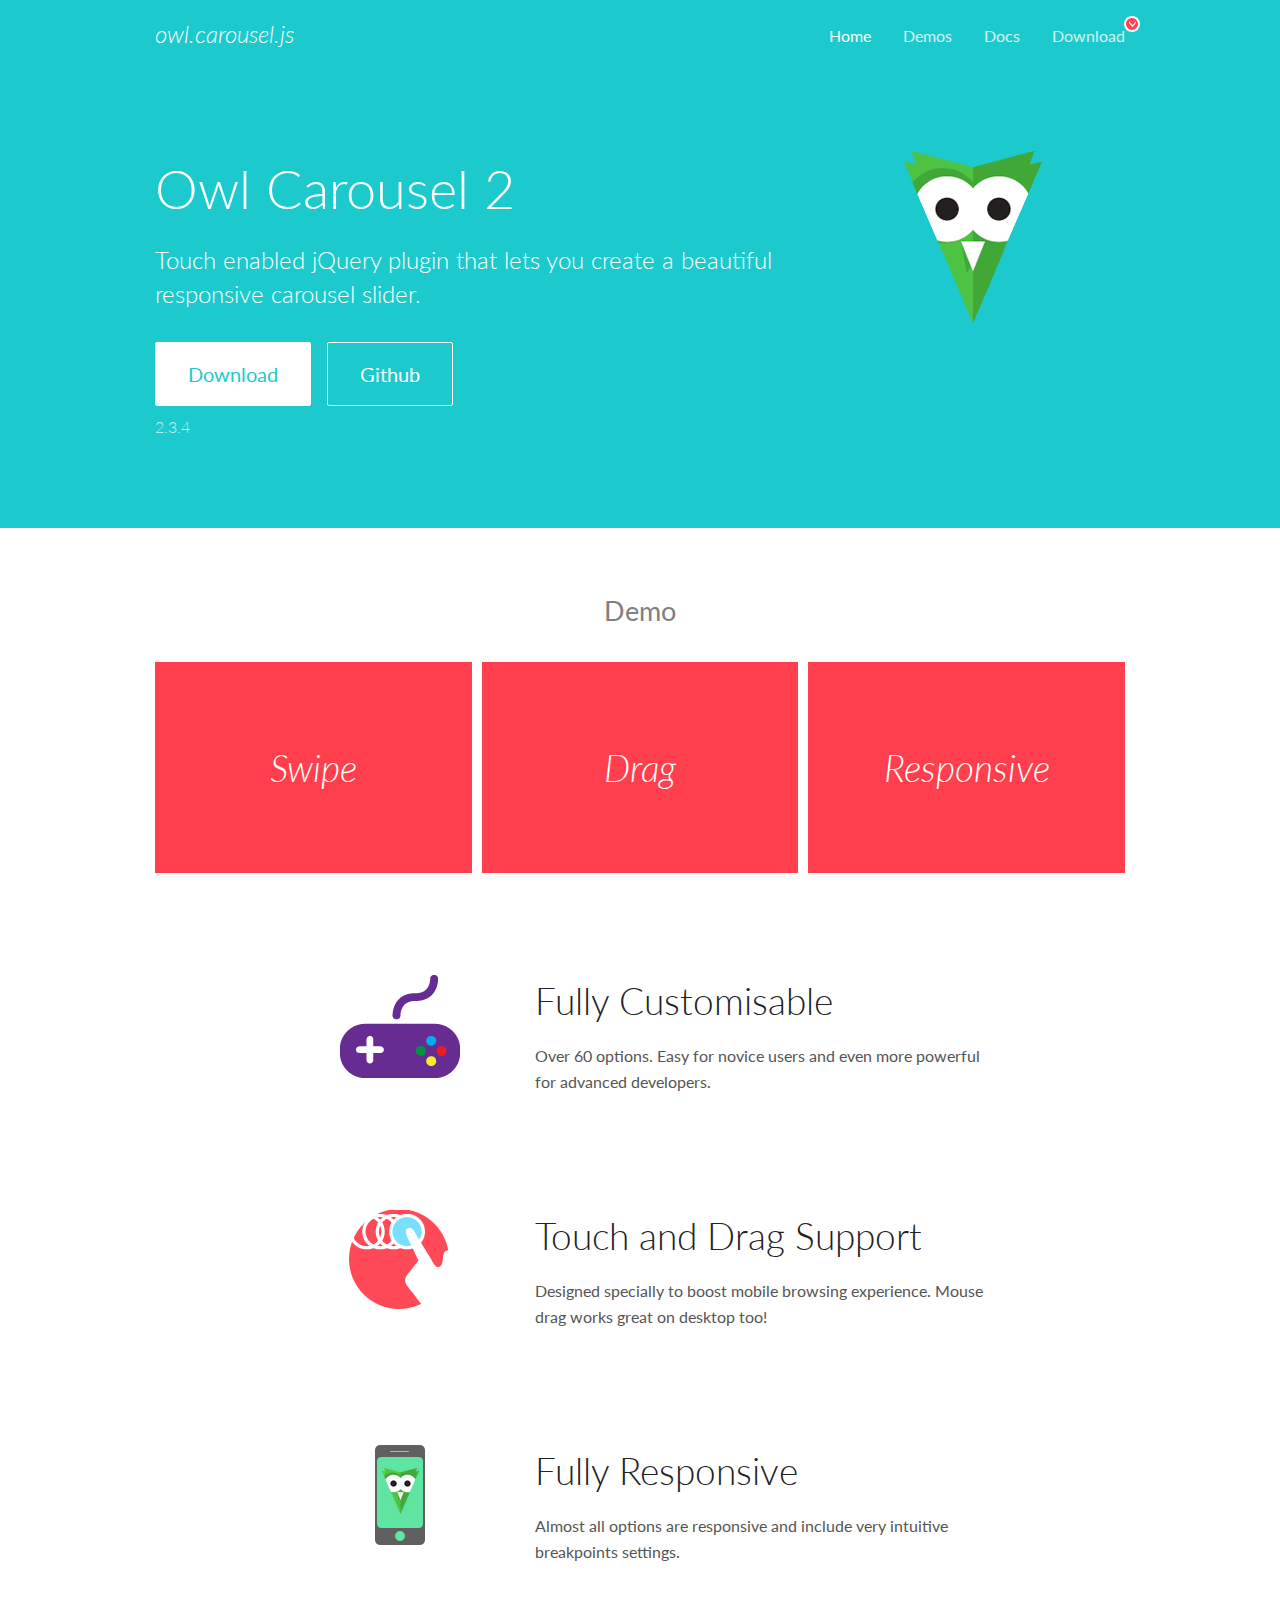
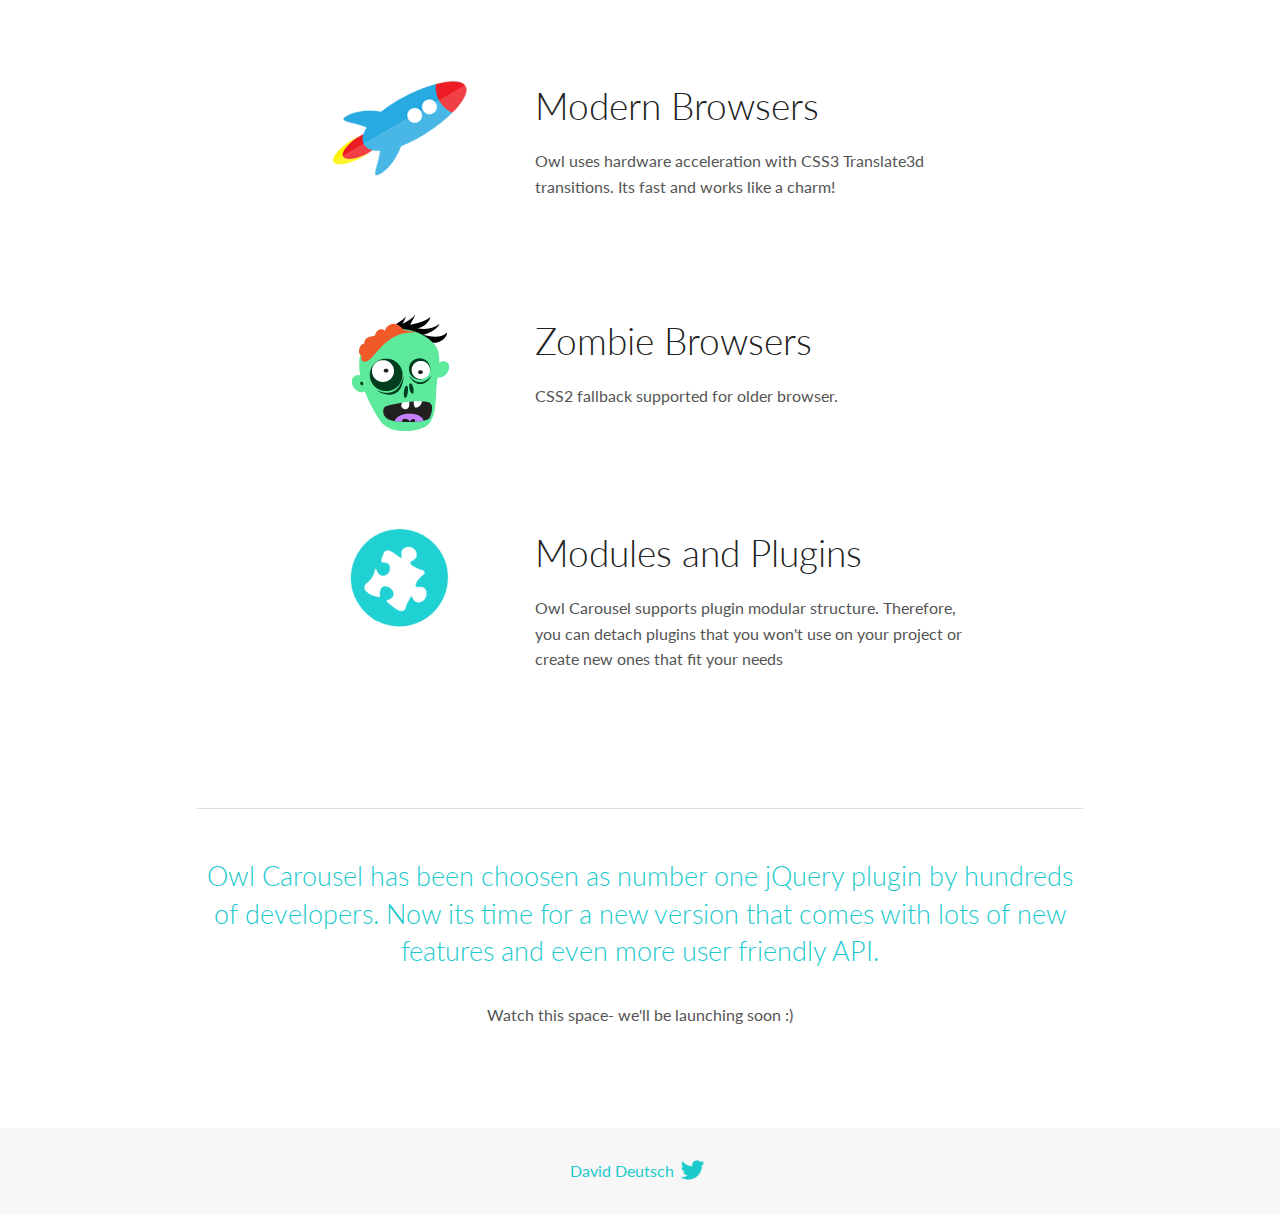
<file: OwlCarousel2-2.3.4/docs/index.html>
<!DOCTYPE html>
<html lang="en">
  <head>

    <!-- head -->
    <meta charset="utf-8">
    <meta name="msapplication-tap-highlight" content="no" />
    <meta name="viewport" content="width=device-width, initial-scale=1.0" />
    <meta name="description" content="Touch enabled jQuery plugin that lets you create beautiful responsive carousel slider.">
    <meta name="author" content="David Deutsch">
    <title>
      Home | Owl Carousel | 2.3.4
    </title>

    <!-- Stylesheets -->
    <link href='https://fonts.googleapis.com/css?family=Lato:300,400,700,400italic,300italic' rel='stylesheet' type='text/css'>
    <link rel="stylesheet" href="assets/css/docs.theme.min.css">

    <!-- Owl Stylesheets -->
    <link rel="stylesheet" href="assets/owlcarousel/assets/owl.carousel.min.css">
    <link rel="stylesheet" href="assets/owlcarousel/assets/owl.theme.default.min.css">

    <!-- HTML5 shim and Respond.js IE8 support of HTML5 elements and media queries -->

    <!--[if lt IE 9]>
      <script src="https://oss.maxcdn.com/libs/html5shiv/3.7.0/html5shiv.js"></script>
      <script src="https://oss.maxcdn.com/libs/respond.js/1.3.0/respond.min.js"></script>
    <![endif]-->

    <!-- Favicons -->
    <link rel="apple-touch-icon-precomposed" sizes="144x144" href="assets/ico/apple-touch-icon-144-precomposed.png">
    <link rel="shortcut icon" href="assets/ico/favicon.png">
    <link rel="shortcut icon" href="favicon.ico">

    <!-- Yeah i know js should not be in header. Its required for demos.-->

    <!-- javascript -->
    <script src="assets/vendors/jquery.min.js"></script>
    <script src="assets/owlcarousel/owl.carousel.js"></script>
  </head>
  <body>

    <!-- header -->
    <header class="header">
      <div class="row">
        <div class="large-12 columns">
          <div class="brand left">
            <h3>
              <a href="/OwlCarousel2/">owl.carousel.js</a> 
            </h3>
          </div>
          <a id="toggle-nav" class="right">
            <span></span> <span></span> <span></span> 
          </a> 
          <div class="nav-bar">
            <ul class="clearfix">
              <li class="active">
                <a href="/OwlCarousel2/index.html">Home</a> 
              </li>
              <li> <a href="/OwlCarousel2/demos/demos.html">Demos</a>  </li>
              <li> <a href="/OwlCarousel2/docs/started-welcome.html">Docs</a>  </li>
              <li>
                <a href="https://github.com/OwlCarousel2/OwlCarousel2/archive/2.3.4.zip">Download</a> 
                <span class="download"></span> 
              </li>
            </ul>
          </div>
        </div>
      </div>
    </header>

    <!-- home panel -->
    <section id="hero">
      <div class="row">
        <div class="large-8 medium-8 columns">
          <h1>Owl Carousel 2</h1>
          <h4>Touch enabled jQuery plugin that lets you create a beautiful responsive carousel slider.</h4>
          <a href="https://github.com/OwlCarousel2/OwlCarousel2/archive/2.3.4.zip" class="hero-button">Download</a> 
          <a href="https://github.com/OwlCarousel2/OwlCarousel2" class="hero-button outline">Github</a> 
          <p>2.3.4</p>
        </div>
        <div class="large-4 medium-4 columns">
          <img class="owl-logo" src="assets/img/owl-logo.png" alt="mr. Owl">
        </div>
      </div>
    </section>

    <!-- body -->
    <div class="home-demo">
      <div class="row">
        <div class="large-12 columns">
          <h3>Demo</h3>
          <div class="owl-carousel">
            <div class="item">
              <h2>Swipe</h2>
            </div>
            <div class="item">
              <h2>Drag</h2>
            </div>
            <div class="item">
              <h2>Responsive</h2>
            </div>
            <div class="item">
              <h2>CSS3</h2>
            </div>
            <div class="item">
              <h2>Fast</h2>
            </div>
            <div class="item">
              <h2>Easy</h2>
            </div>
            <div class="item">
              <h2>Free</h2>
            </div>
            <div class="item">
              <h2>Upgradable</h2>
            </div>
            <div class="item">
              <h2>Tons of options</h2>
            </div>
            <div class="item">
              <h2>Infinity</h2>
            </div>
            <div class="item">
              <h2>Auto Width</h2>
            </div>
          </div>
        </div>
      </div>
    </div>
    <script>
      var owl = $('.owl-carousel');
      owl.owlCarousel({
        margin: 10,
        loop: true,
        responsive: {
          0: {
            items: 1
          },
          600: {
            items: 2
          },
          1000: {
            items: 3
          }
        }
      })
    </script>

    <!-- features -->
    <div id="features">
      <div class="row">
        <div class="small-12 medium-9 small-centered columns">
          <section class="row feature">
            <div class="medium-4 small-12 columns">
              <img src="assets/img/feature-options.png" alt="">
            </div>
            <div class="medium-8 small-12 columns">
              <h2>Fully Customisable</h2>
              <p>Over 60 options. Easy for novice users and even more powerful for advanced developers.</p>
            </div>
          </section>
          <section class="row feature">
            <div class="medium-4 small-12 columns">
              <img src="assets/img/feature-drag.png" alt="">
            </div>
            <div class="medium-8 small-12 columns">
              <h2>Touch and Drag Support</h2>
              <p>Designed specially to boost mobile browsing experience. Mouse drag works great on desktop too!</p>
            </div>
          </section>
          <section class="row feature">
            <div class="medium-4 small-12 columns">
              <img src="assets/img/feature-responsive.png" alt="">
            </div>
            <div class="medium-8 small-12 columns">
              <h2>Fully Responsive</h2>
              <p>Almost all options are responsive and include very intuitive breakpoints settings.</p>
            </div>
          </section>
          <section class="row feature">
            <div class="medium-4 small-12 columns">
              <img src="assets/img/feature-modern.png" alt="">
            </div>
            <div class="medium-8 small-12 columns">
              <h2>Modern Browsers</h2>
              <p>Owl uses hardware acceleration with CSS3 Translate3d transitions. Its fast and works like a charm! </p>
            </div>
          </section>
          <section class="row feature">
            <div class="medium-4 small-12 columns">
              <img src="assets/img/feature-zombie.png" alt="">
            </div>
            <div class="medium-8 small-12 columns">
              <h2>Zombie Browsers</h2>
              <p>CSS2 fallback supported for older browser.</p>
            </div>
          </section>
          <section class="row feature">
            <div class="medium-4 small-12 columns">
              <img src="assets/img/feature-module.png" alt="">
            </div>
            <div class="medium-8 small-12 columns">
              <h2>Modules and Plugins</h2>
              <p>Owl Carousel supports plugin modular structure. Therefore, you can detach plugins that you won&#x27;t use on your project or create new ones that fit your needs</p>
            </div>
          </section>
        </div>
      </div>
    </div>

    <!-- footer -->
    <section id="teaser-text">
      <div class="row">
        <div class="small-12 medium-11 small-centered columns">
          <hr>
          <h3 id="owl-carousel-has-been-choosen-as-number-one-jquery-plugin-by-hundreds-of-developers-now-its-time-for-a-new-version-that-comes-with-lots-of-new-features-and-even-more-user-friendly-api-">Owl Carousel has been choosen as number one jQuery plugin by hundreds of developers. Now its time for a new version that comes with lots of new features and even more user friendly API.</h3>
          <p>Watch this space- we&#39;ll be launching soon :)</p>
        </div>
      </div>
    </section>

    <!-- footer -->
    <footer class="footer">
      <div class="row">
        <div class="large-12 columns">
          <h5>
            <a href="/OwlCarousel2/docs/support-contact.html">David Deutsch</a> 
            <a id="custom-tweet-button" href="https://twitter.com/share?url=https://github.com/OwlCarousel2/OwlCarousel2&text=Owl Carousel - This is so awesome! " target="_blank"></a> 
          </h5>
        </div>
      </div>
    </footer>

    <!-- vendors -->
    <script src="assets/vendors/highlight.js"></script>
    <script src="assets/js/app.js"></script>
  </body>
</html>
</file>
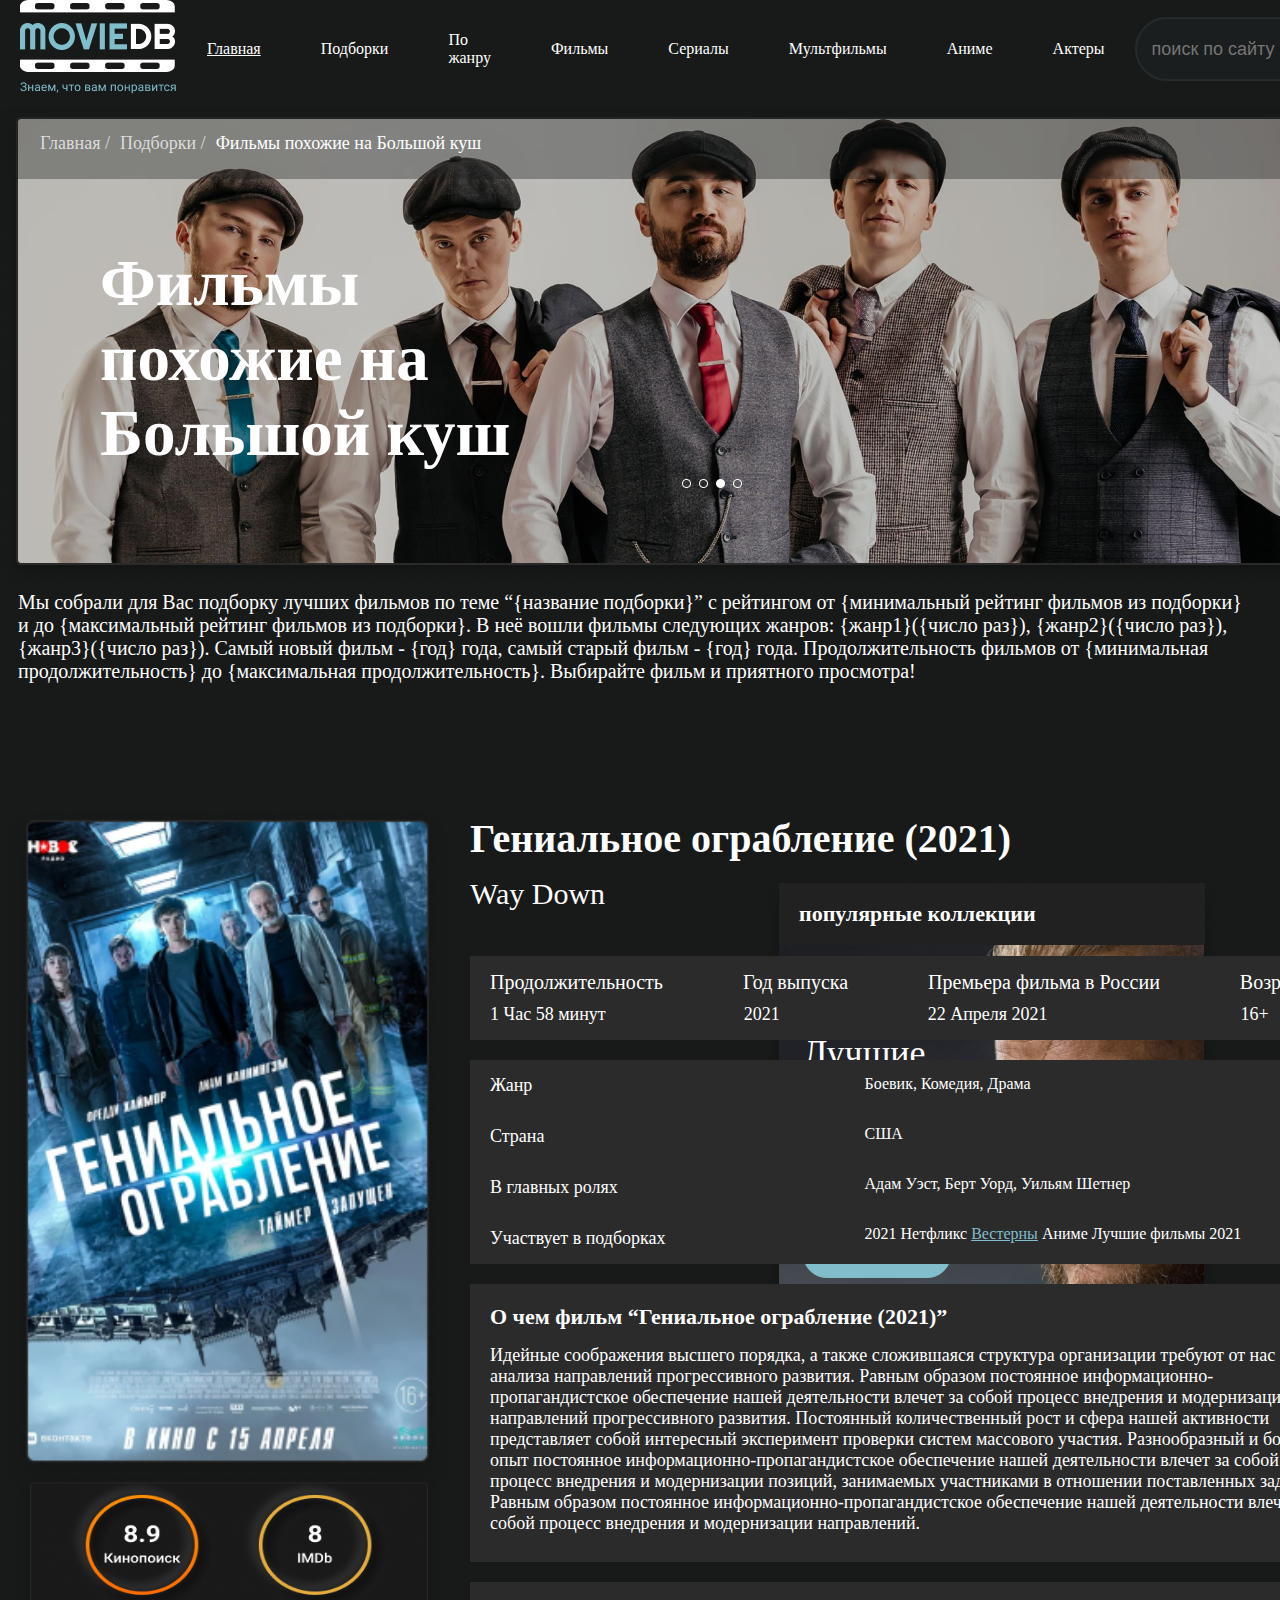
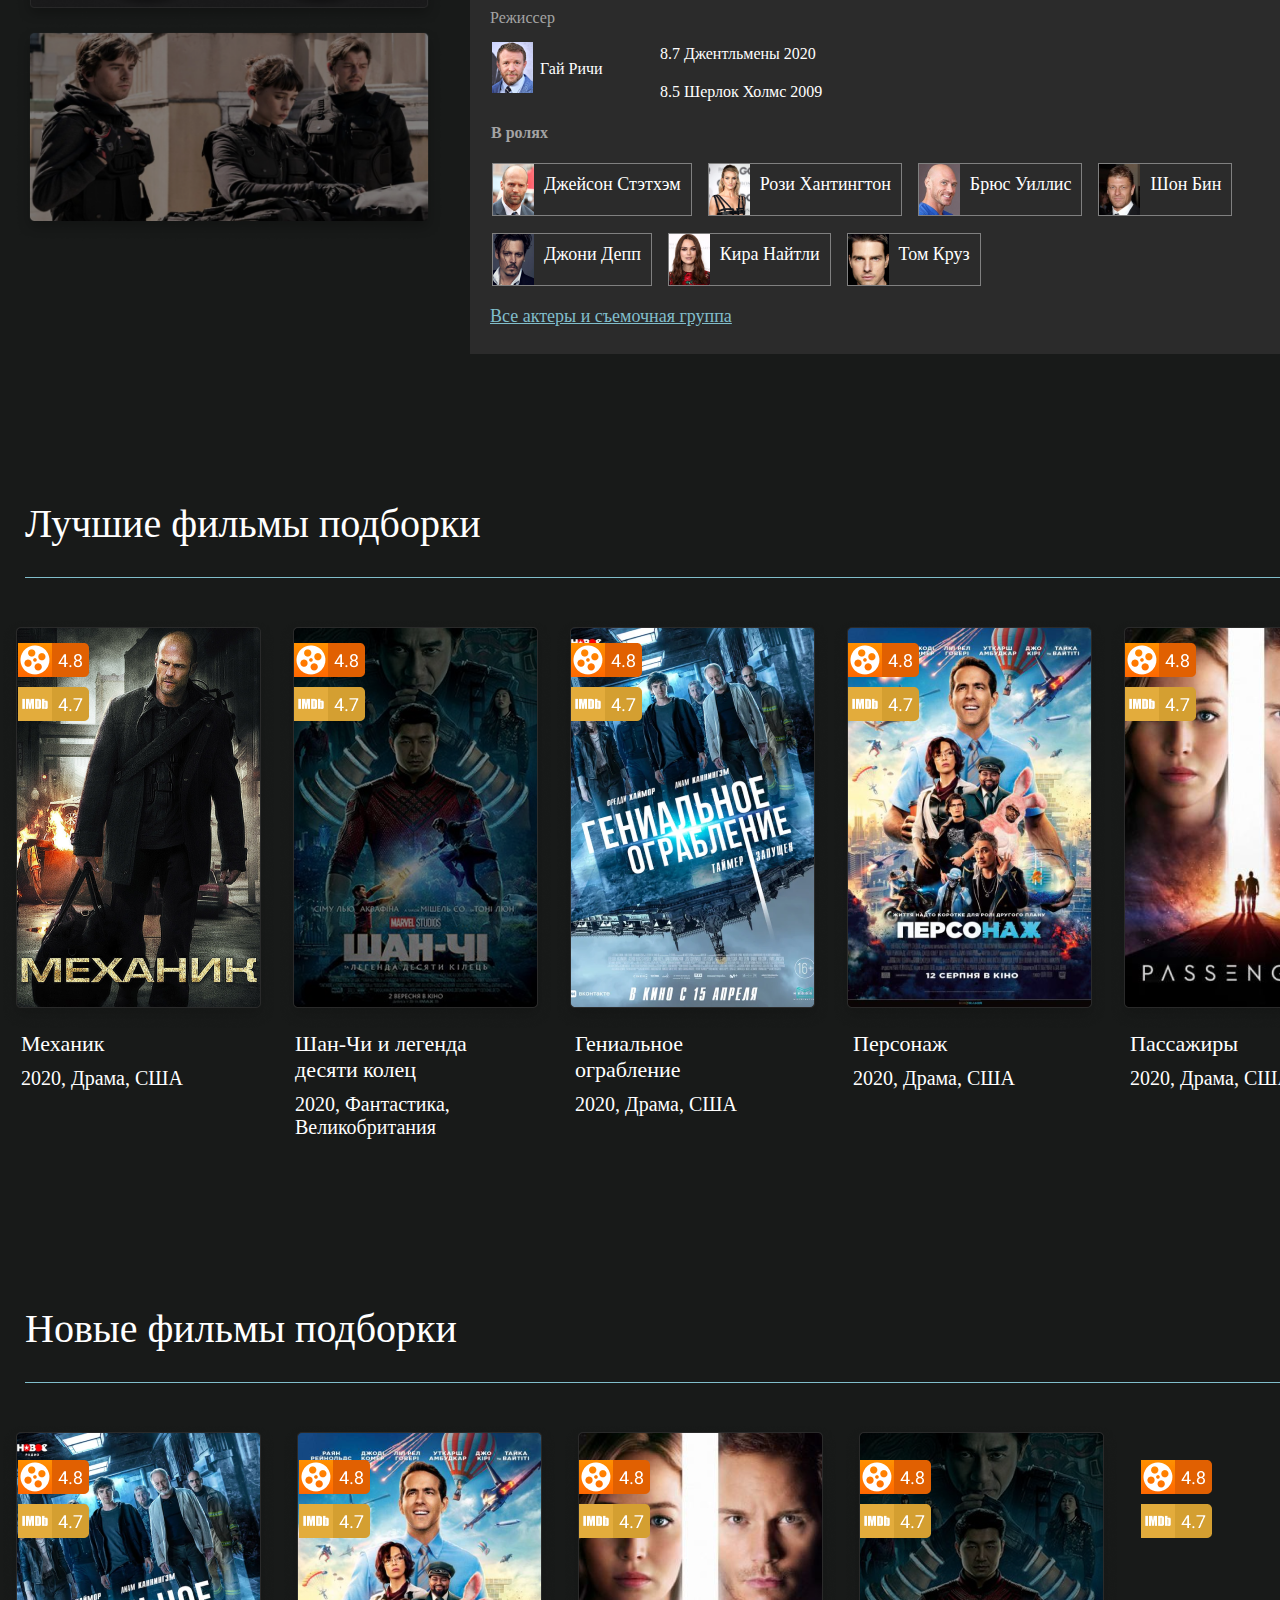
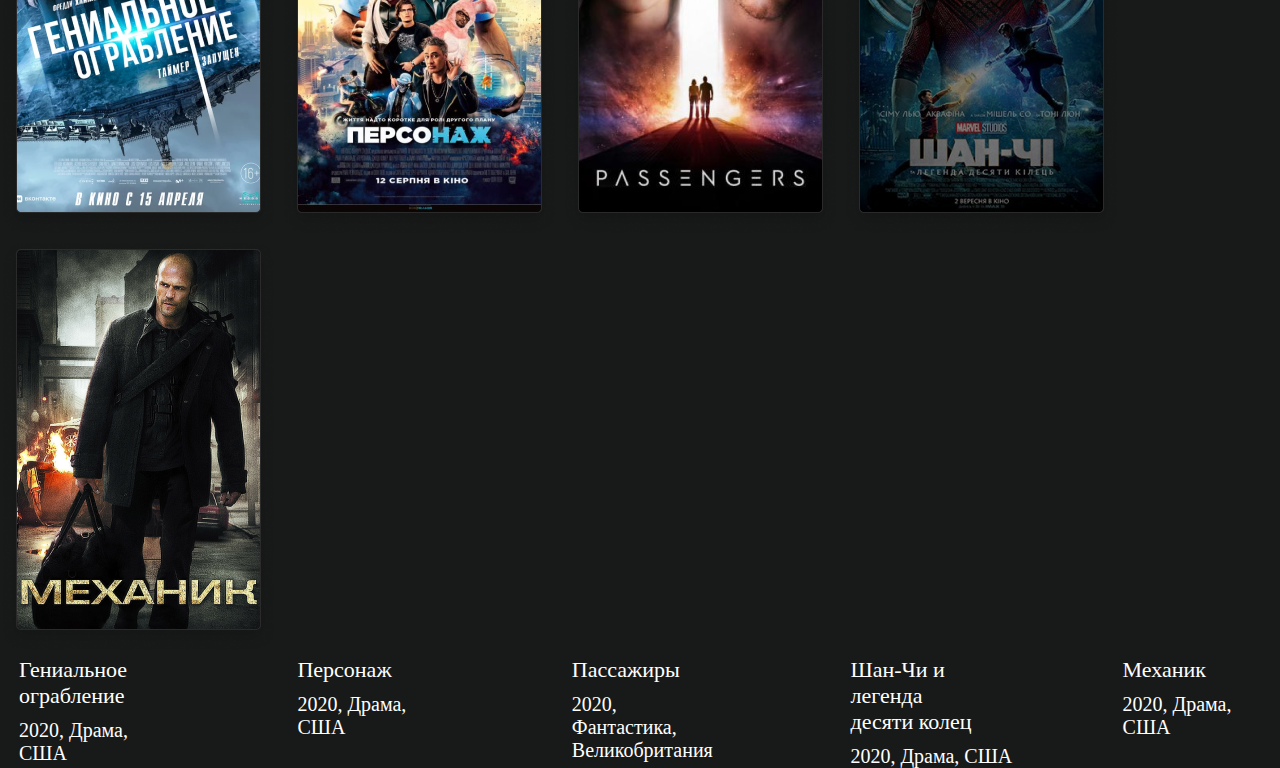
<file: pages/work/work.html>
<!doctype html>
<html lang="en">
<head>
    <meta charset="UTF-8">
    <meta name="viewport"
          content="width=device-width, user-scalable=no, initial-scale=1.0, maximum-scale=1.0, minimum-scale=1.0">
    <meta http-equiv="X-UA-Compatible" content="ie=edge">
    <title>Document</title>
    <link rel="stylesheet" href="work.css">
</head>
<body>
<header>
    <div class="container">
        <div class="moviedb_header">
            <div class="moviedb_icon">
                <img src="../../image/moviedb_icon%20(1).png" alt="">
            </div>
            <ul>
                <a href="../../index.html">Главная</a>
                <li>Подборки</li>
                <li>По жанру</li>
                <li>Фильмы</li>
                <li>Сериалы</li>
                <li>Мультфильмы</li>
                <li>Аниме</li>
                <li>Актеры</li>
            </ul>
            <div class="search">
                <input class="input" type="search" placeholder="поиск по сайту">
            </div>
            <div class="search_icon">
                <img src="../../image/loupe%20(9)%201.png" alt="">
            </div>
        </div>
    </div>
</header>
<div class="main">
<section class="sec_1">
    <div class="container">
        <div class="sec1_left">
            <div class="left_top">
                <ul>
                    <li>Главная / </li>
                    <li>Подборки / </li>
                    <li>Фильмы похожие на Большой куш</li>
                </ul>
            </div>
            <div class="left_bottom">
                <h1>Фильмы <br> похожие на <br> Большой куш</h1>
            </div>
            <div class="left_circle">
                <img src="../../image/Ellipse%201.png" alt="">
                <img src="../../image/Ellipse%201.png" alt="">
                <img src="../../image/Ellipse%203.png" alt="">
                <img src="../../image/Ellipse%201.png" alt="">
            </div>
            <div class="left_text">
                <p>Мы собрали для Вас подборку лучших фильмов по теме “{название подборки}” с рейтингом от {минимальный рейтинг фильмов из подборки}
                    <br> и до {максимальный рейтинг фильмов из подборки}. В неё вошли фильмы следующих жанров: {жанр1}({число раз}), {жанр2}({число раз}),
                    <br> {жанр3}({число раз}). Самый новый фильм - {год} года, самый старый фильм - {год} года. Продолжительность фильмов от {минимальная
                    <br> продолжительность} до {максимальная продолжительность}. Выбирайте фильм и приятного просмотра!
                </p>
            </div>
        </div>
        <div class="sec1_right">
            <div class="right_top">
                <h4>Похожие коллекции</h4>
            </div>
            <div class="right_bottom">
                <div class="bottom_left">
                    <img src="../../image/bezjalosti.png" alt="">
                    <img src="../../image/sputnik.png" alt="">
                    <img src="../../image/keyt.png" alt="">
                    <img src="../../image/vdova.png" alt="">
                    <img src="../../image/dvastvola.png" alt="">
                </div>
                <div class="bottom_right">
                    <div class="film_card">
                        <div class="card_time">
                            <img src="../../image/clock%20(1)%201.png" alt="">
                            <ul class="week">
                                <li>2 недели назад</li>
                            </ul>
                        </div>
                        <p>Задача организации, в <br> особенности же новая <br> формировании.</p>
                    </div>
                    <div class="film_card2">
                        <div class="card_time">
                            <img src="../../image/clock%20(1)%201.png" alt="">
                            <ul class="week">
                                <li>2 недели назад</li>
                            </ul>
                        </div>
                        <p>Задача организации, в <br> особенности же новая <br> формировании.</p>
                    </div>
                    <div class="film_card3">
                        <div class="card_time">
                            <img src="../../image/clock%20(1)%201.png" alt="">
                            <ul class="week">
                                <li>2 недели назад</li>
                            </ul>
                        </div>
                        <p>Задача организации, в <br> особенности же новая <br> формировании.</p>
                    </div>
                    <div class="film_card4">
                        <div class="card_time">
                            <img src="../../image/clock%20(1)%201.png" alt="">
                            <ul class="week">
                                <li>2 недели назад</li>
                            </ul>
                        </div>
                        <p>Задача организации, в <br> особенности же новая <br> формировании.</p>
                    </div>
                    <div class="film_card5">
                        <div class="card_time">
                            <img src="../../image/clock%20(1)%201.png" alt="">
                            <ul class="week">
                                <li>2 недели назад</li>
                            </ul>
                        </div>
                        <p>Задача организации, в <br> особенности же новая <br> формировании.</p>
                    </div>
                </div>
            </div>
        </div>
    </div>
</section>


<section class="sec2">
    <div class="sec2_right">
        <div class="sec2right_top">
            <h1>популярные коллекции</h1>
        </div>
        <div class="sec2right_bottom">
            <img src="../../image/ragnar.png" alt="">
            <div class="best_text">
                <p>Лучшие <br> сериалы <br> 2015-2021 <br> годов</p>
                <button>Смотреть</button>
                <div class="best_circle">
                    <img src="../../image/Ellipse%201.png" alt="">
                    <img src="../../image/Ellipse%201.png" alt="">
                    <img src="../../image/Ellipse%203.png" alt="">
                    <img src="../../image/Ellipse%201.png" alt="">
                </div>
            </div>
        </div>
    </div>
</section>


<section class="sec4">
    <div class="container">
        <div class="sec4_left">
                <img src="../../image/ograblenie.png" alt="">
            <div class="sec4left_bottom">
                <img src="../../image/Рейтинг.png" alt="">
                    <img src="../../image/trailer.png" alt="">
            </div>
        </div>
        <div class="sec4_right">
            <div class="sec4right_top">
                <div class="sec4_zag">
                    <h1>Гениальное ограбление (2021)</h1>
                    <p>Way Down</p>
                </div>
                <div class="sec4_information">
                    <div class="sec4_p">
                        <p>Продолжительность</p>
                        <p>Год выпуска</p>
                        <p>Премьера фильма в России</p>
                        <p>Возраст</p>
                    </div>
                    <ul>
                        <li>1 Час 58 минут</li>
                        <li>2021</li>
                        <li class="li3">22 Апреля 2021</li>
                        <li>16+</li>
                    </ul>
                </div>
                <div class="sec4_information2">
                    <div class="sec4_p2">
                        <p>Жанр</p>
                        <p>Страна</p>
                        <p>В главных ролях</p>
                        <p>Участвует в подборках</p>
                    </div>
                    <ul>
                        <li>Боевик, Комедия, Драма</li>
                        <li>США</li>
                        <li>Адам Уэст, Берт Уорд, Уильям Шетнер</li>
                        <li>2021 Нетфликс <a href="">Вестерны</a> Аниме Лучшие фильмы 2021</li>
                    </ul>
                </div>
            </div>
            <div class="sec4right_bottom">
                <h3>О чем фильм “Гениальное ограбление (2021)”</h3>
                <p>Идейные соображения высшего порядка, а также сложившаяся структура организации требуют от нас анализа направлений прогрессивного развития. Равным образом постоянное информационно-пропагандистское обеспечение нашей деятельности влечет за собой процесс внедрения и модернизации направлений прогрессивного развития.
                    Постоянный количественный рост и сфера нашей активности представляет собой интересный эксперимент проверки систем массового участия. Разнообразный и богатый опыт постоянное информационно-пропагандистское обеспечение нашей деятельности влечет за собой процесс внедрения и модернизации позиций, занимаемых участниками в отношении поставленных задач.
                    Равным образом постоянное информационно-пропагандистское обеспечение нашей деятельности влечет за собой процесс внедрения и модернизации направлений.</p>
                <a href="">Еще</a>
            </div>
            <div class="sec4_information3">
                <div class="rejjisor">
                    <div class="rej_zag">
                        <p>Режиссер</p>
                    </div>
                    <img src="../../image/guyrichy.png" alt="">
                    <div class="guy_richy">
                        <p>Гай Ричи</p>
                    </div>
                </div>
                <div class="rejjisor_films">
                    <p>8.7 Джентльмены 2020</p>
                    <p>8.5 Шерлок Холмс 2009</p>
                </div>
                <div class="actors_zag">
                    <h4>В ролях</h4>
                </div>
                <div class="actors">
                    <div class="actor1">
                        <img src="../../image/stathem.png" alt="">
                        <p>Джейсон Стэтхэм</p>
                    </div>
                    <div class="actor2">
                        <img src="../../image/rose.png" alt="">
                        <p>Рози Хантингтон</p>
                    </div>
                    <div class="actor3">
                        <img src="../../image/jhony.png" alt="">
                        <p>Брюс Уиллис</p>
                    </div>
                    <div class="actor4">
                        <img src="../../image/shon.png" alt="">
                        <p>Шон Бин</p>
                    </div>
                </div>
                <div class="actors2">
                    <div class="actor5">
                        <img src="../../image/depp.png" alt="">
                        <p>Джони Депп</p>
                    </div>
                    <div class="actor6">
                        <img src="../../image/kira.png" alt="">
                        <p>Кира Найтли</p>
                    </div>
                    <div class="actor7">
                        <img src="../../image/tomkruz.png" alt="">
                        <p>Том Круз</p>
                    </div>
                </div>
                <div class="actors_end">
                    <a href="">Все актеры и съемочная группа</a>
                </div>
            </div>
        </div>
    </div>
</section>

<div class="sec2_left">
    <div class="sec2left_top">
        <p>Лучшие фильмы подборки</p>
    </div>
    <div class="sec2left_bottom">
        <div class="sec2_img">
            <img src="../../image/mehanik.png" alt="">
            <img src="../../image/shanchi.png" alt="">
            <img src="../../image/ograblenie.png" alt="">
            <img src="../../image/glavnyigeroi.png" alt="">
            <img src="../../image/passajiry.png" alt="">
        </div>
        <div class="raiting">
            <div class="raiting_icon">
                <img src="../../image/Рейтинг%20Кинопоиск.png" alt="">
                <img src="../../image/Рейтинг%20IMBb.png" alt="">
            </div>
            <div class="raiting_icon2">
                <img src="../../image/Рейтинг%20Кинопоиск.png" alt="">
                <img src="../../image/Рейтинг%20IMBb.png" alt="">
            </div>
            <div class="raiting_icon3">
                <img src="../../image/Рейтинг%20Кинопоиск.png" alt="">
                <img src="../../image/Рейтинг%20IMBb.png" alt="">
            </div>
            <div class="raiting_icon4">
                <img src="../../image/Рейтинг%20Кинопоиск.png" alt="">
                <img src="../../image/Рейтинг%20IMBb.png" alt="">
            </div>
            <div class="raiting_icon5">
                <img src="../../image/Рейтинг%20Кинопоиск.png" alt="">
                <img src="../../image/Рейтинг%20IMBb.png" alt="">
            </div>
        </div>
        <div class="sec2_text">
            <div class="sec2_text1">
                <p>Механик</p>
                <ul>
                    <li>2020, Драма, США</li>
                </ul>
            </div>
            <div class="sec2_text2">
                <p>Шан-Чи и легенда <br> десяти колец</p>
                <ul>
                    <li>2020, Фантастика, <br> Великобритания</li>
                </ul>
            </div>
            <div class="sec2_text3">
                <p>Гениальное <br> ограбление</p>
                <ul>
                    <li>2020, Драма, США</li>
                </ul>
            </div>
            <div class="sec2_text4">
                <p>Персонаж</p>
                <ul>
                    <li>2020, Драма, США</li>
                </ul>
            </div>
            <div class="sec2_text5">
                <p>Пассажиры</p>
                <ul>
                    <li>2020, Драма, США</li>
                </ul>
            </div>
        </div>
    </div>
</div>

<section class="sec3">
    <div class="container">
        <div class="sec_3">
            <div class="sec3_top">
                <p>Новые фильмы подборки</p>
            </div>
            <div class="sec3_bottom">
                <div class="sec3_img">
                    <img src="../../image/ograblenie.png" alt="">
                    <img src="../../image/glavnyigeroi.png" alt="">
                    <img src="../../image/passajiry.png" alt="">
                    <img src="../../image/shanchi.png" alt="">
                    <img src="../../image/mehanik.png" alt="">
                </div>
                <div class="raiting2">
                    <div class="raiting2_icon">
                        <img src="../../image/Рейтинг%20Кинопоиск.png" alt="">
                        <img src="../../image/Рейтинг%20IMBb.png" alt="">
                    </div>
                    <div class="raiting2_icon2">
                        <img src="../../image/Рейтинг%20Кинопоиск.png" alt="">
                        <img src="../../image/Рейтинг%20IMBb.png" alt="">
                    </div>
                    <div class="raiting2_icon3">
                        <img src="../../image/Рейтинг%20Кинопоиск.png" alt="">
                        <img src="../../image/Рейтинг%20IMBb.png" alt="">
                    </div>
                    <div class="raiting2_icon4">
                        <img src="../../image/Рейтинг%20Кинопоиск.png" alt="">
                        <img src="../../image/Рейтинг%20IMBb.png" alt="">
                    </div>
                    <div class="raiting2_icon5">
                        <img src="../../image/Рейтинг%20Кинопоиск.png" alt="">
                        <img src="../../image/Рейтинг%20IMBb.png" alt="">
                    </div>

                </div>
                <div class="sec3_text">
                    <div class="sec3_text1">
                        <p>Гениальное <br> ограбление</p>
                        <ul>
                            <li>2020, Драма, США</li>
                        </ul>
                    </div>
                    <div class="sec3_text2">
                        <p>Персонаж</p>
                        <ul>
                            <li>2020, Драма, США</li>
                        </ul>
                    </div>
                    <div class="sec3_text3">
                        <p>Пассажиры</p>
                        <ul>
                            <li>2020, Фантастика, <br> Великобритания</li>
                        </ul>
                    </div>
                    <div class="sec3_text4">
                        <p>Шан-Чи и легенда <br> десяти колец</p>
                        <ul>
                            <li>2020, Драма, США</li>
                        </ul>
                    </div>
                    <div class="sec3_text5">
                        <p>Механик</p>
                        <ul>
                            <li>2020, Драма, США</li>
                        </ul>
                    </div>
                </div>
            </div>
        </div>
    </div>
</section>
</div>

</body>
</html>
</file>
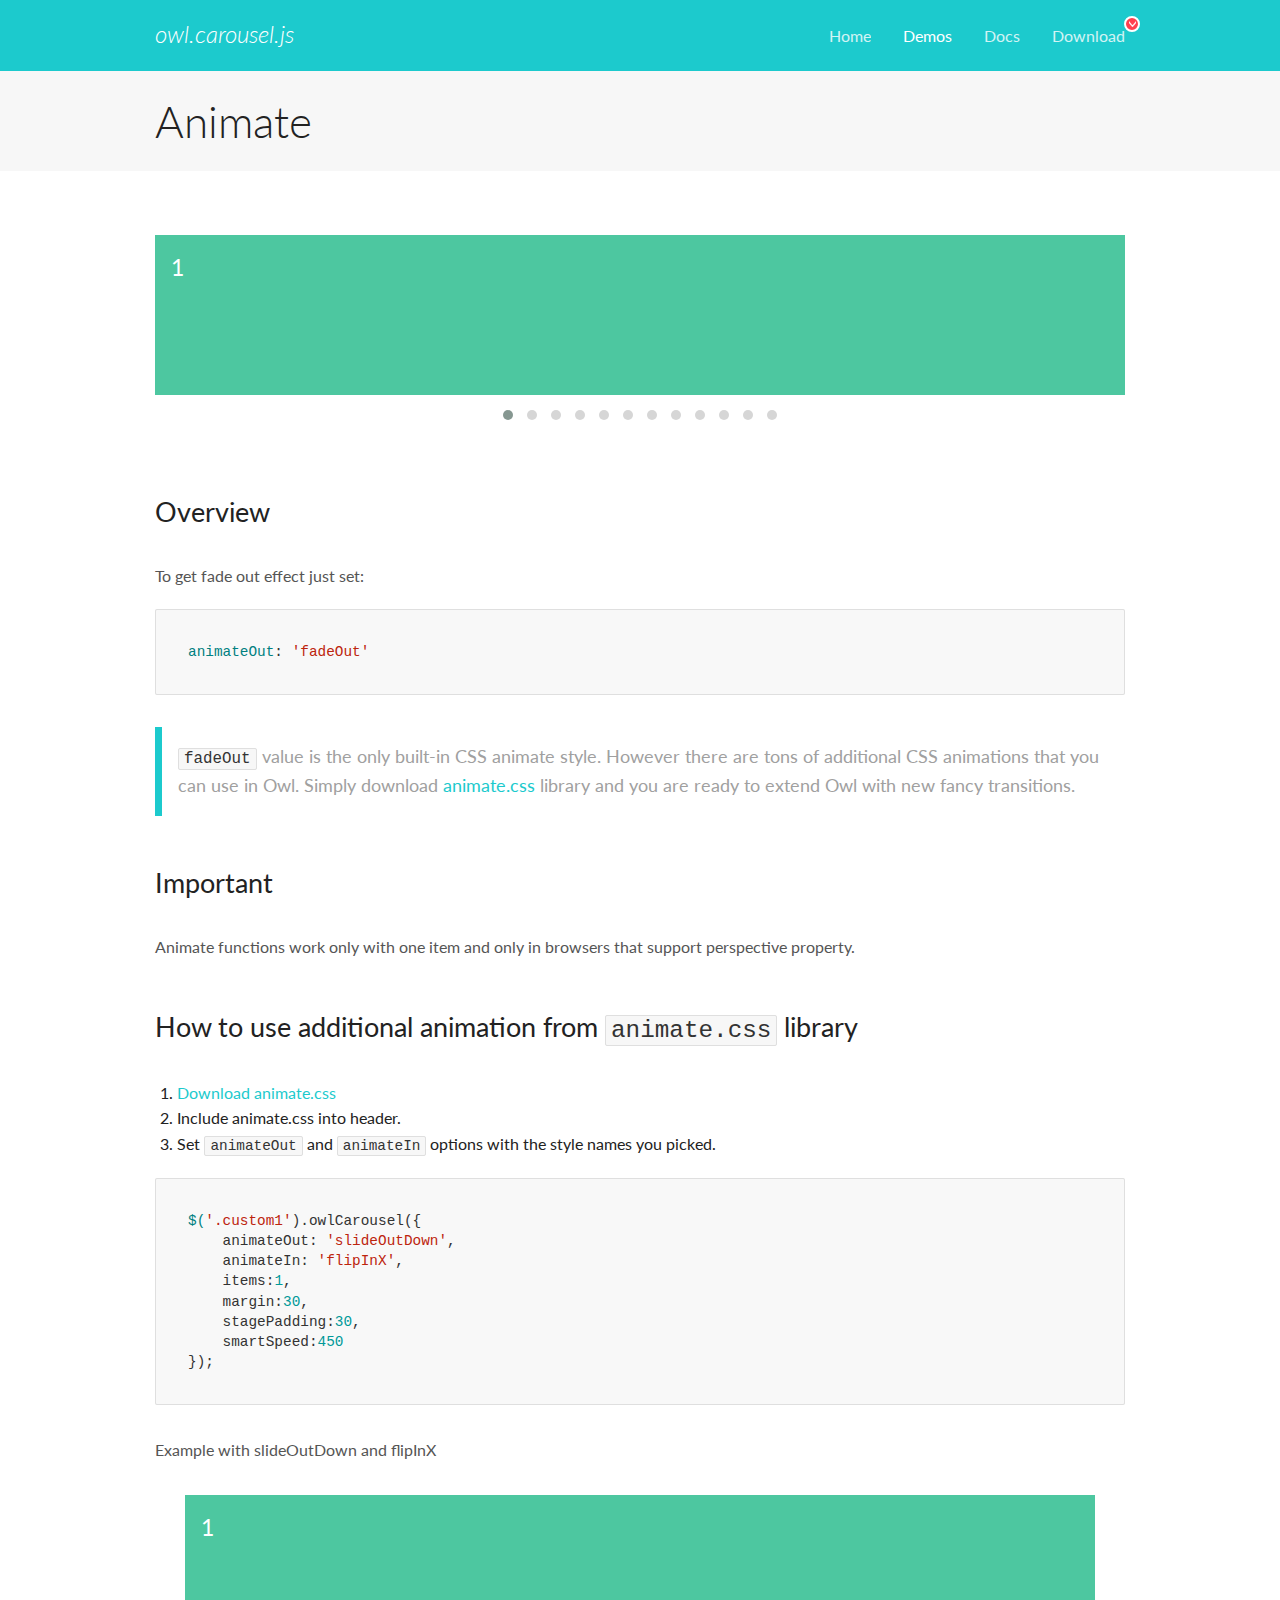
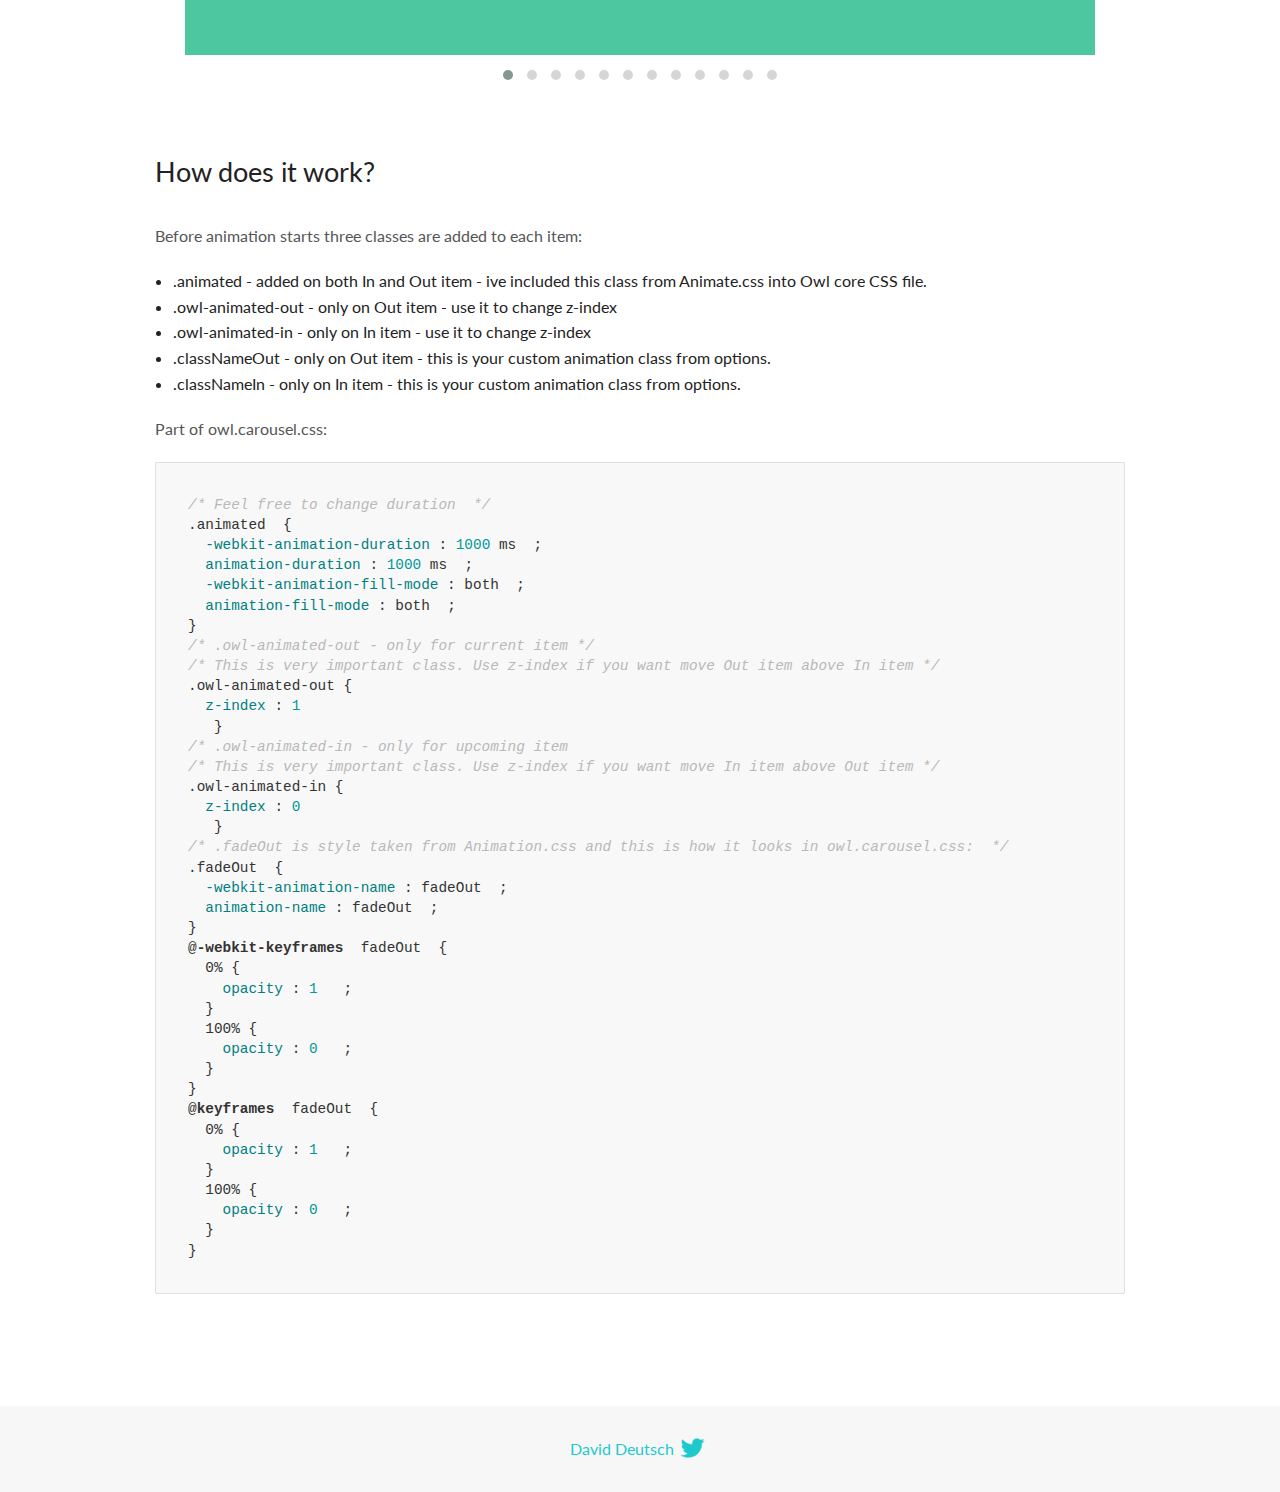
<file: OwlCarousel2-2.3.4/docs/demos/animate.html>
<!DOCTYPE html>
<html lang="en">
  <head>

    <!-- head -->
    <meta charset="utf-8">
    <meta name="msapplication-tap-highlight" content="no" />
    <meta name="viewport" content="width=device-width, initial-scale=1.0" />
    <meta name="description" content="Animate carousel">
    <meta name="author" content="David Deutsch">
    <title>
      Animate Demo | Owl Carousel | 2.3.4
    </title>

    <!-- Stylesheets -->
    <link href='https://fonts.googleapis.com/css?family=Lato:300,400,700,400italic,300italic' rel='stylesheet' type='text/css'>
    <link rel="stylesheet" href="../assets/css/docs.theme.min.css">

    <!-- Owl Stylesheets -->
    <link rel="stylesheet" href="../assets/owlcarousel/assets/owl.carousel.min.css">
    <link rel="stylesheet" href="../assets/owlcarousel/assets/owl.theme.default.min.css">

    <!-- HTML5 shim and Respond.js IE8 support of HTML5 elements and media queries -->

    <!--[if lt IE 9]>
      <script src="https://oss.maxcdn.com/libs/html5shiv/3.7.0/html5shiv.js"></script>
      <script src="https://oss.maxcdn.com/libs/respond.js/1.3.0/respond.min.js"></script>
    <![endif]-->

    <!-- Favicons -->
    <link rel="apple-touch-icon-precomposed" sizes="144x144" href="../assets/ico/apple-touch-icon-144-precomposed.png">
    <link rel="shortcut icon" href="../assets/ico/favicon.png">
    <link rel="shortcut icon" href="favicon.ico">

    <!-- Yeah i know js should not be in header. Its required for demos.-->

    <!-- javascript -->
    <script src="../assets/vendors/jquery.min.js"></script>
    <script src="../assets/owlcarousel/owl.carousel.js"></script>
  </head>
  <body>

    <!-- header -->
    <header class="header">
      <div class="row">
        <div class="large-12 columns">
          <div class="brand left">
            <h3>
              <a href="/OwlCarousel2/">owl.carousel.js</a> 
            </h3>
          </div>
          <a id="toggle-nav" class="right">
            <span></span> <span></span> <span></span> 
          </a> 
          <div class="nav-bar">
            <ul class="clearfix">
              <li> <a href="/OwlCarousel2/index.html">Home</a>  </li>
              <li class="active">
                <a href="/OwlCarousel2/demos/demos.html">Demos</a> 
              </li>
              <li> <a href="/OwlCarousel2/docs/started-welcome.html">Docs</a>  </li>
              <li>
                <a href="https://github.com/OwlCarousel2/OwlCarousel2/archive/2.3.4.zip">Download</a> 
                <span class="download"></span> 
              </li>
            </ul>
          </div>
        </div>
      </div>
    </header>

    <!-- title -->
    <section class="title">
      <div class="row">
        <div class="large-12 columns">
          <h1>Animate</h1>
        </div>
      </div>
    </section>

    <!--  Demos -->
    <section id="demos">
      <div class="row">
        <div class="large-12 columns">
          <div class="fadeOut owl-carousel owl-theme">
            <div class="item">
              <h4>1</h4>
            </div>
            <div class="item">
              <h4>2</h4>
            </div>
            <div class="item">
              <h4>3</h4>
            </div>
            <div class="item">
              <h4>4</h4>
            </div>
            <div class="item">
              <h4>5</h4>
            </div>
            <div class="item">
              <h4>6</h4>
            </div>
            <div class="item">
              <h4>7</h4>
            </div>
            <div class="item">
              <h4>8</h4>
            </div>
            <div class="item">
              <h4>9</h4>
            </div>
            <div class="item">
              <h4>10</h4>
            </div>
            <div class="item">
              <h4>11</h4>
            </div>
            <div class="item">
              <h4>12</h4>
            </div>
          </div>
          <h3 id="overview">Overview</h3>
          <p>To get fade out effect just set:</p>
          <pre><code>animateOut: &#39;fadeOut&#39;</code></pre>
          <blockquote>
            <p><code>fadeOut</code> value is the only built-in CSS animate style. However there are tons of additional CSS animations that you can use in Owl. Simply download
              <a href="https://daneden.github.io/animate.css/">animate.css</a>  library and you are ready to extend Owl with new fancy transitions.</p>
          </blockquote>
          <h3 id="important">Important</h3>
          <p>Animate functions work only with one item and only in browsers that support perspective property.</p>
          <h3 id="how-to-use-additional-animation-from-animate-css-library">How to use additional animation from <code>animate.css</code> library</h3>
          <ol>
            <li> <a href="https://daneden.github.io/animate.css/">Download animate.css</a>  </li>
            <li>Include animate.css into header.</li>
            <li>Set <code>animateOut</code> and <code>animateIn</code> options with the style names you picked.</li>
          </ol>
          <pre><code>$(&#39;.custom1&#39;).owlCarousel({
    animateOut: &#39;slideOutDown&#39;,
    animateIn: &#39;flipInX&#39;,
    items:1,
    margin:30,
    stagePadding:30,
    smartSpeed:450
});</code></pre>
          <p>Example with slideOutDown and flipInX</p>
          <div class="custom1 owl-carousel owl-theme">
            <div class="item">
              <h4>1</h4>
            </div>
            <div class="item">
              <h4>2</h4>
            </div>
            <div class="item">
              <h4>3</h4>
            </div>
            <div class="item">
              <h4>4</h4>
            </div>
            <div class="item">
              <h4>5</h4>
            </div>
            <div class="item">
              <h4>6</h4>
            </div>
            <div class="item">
              <h4>7</h4>
            </div>
            <div class="item">
              <h4>8</h4>
            </div>
            <div class="item">
              <h4>9</h4>
            </div>
            <div class="item">
              <h4>10</h4>
            </div>
            <div class="item">
              <h4>11</h4>
            </div>
            <div class="item">
              <h4>12</h4>
            </div>
          </div>
          <h3 id="how-does-it-work-">How does it work?</h3>
          <p>Before animation starts three classes are added to each item:</p>
          <ul>
            <li>.animated - added on both In and Out item - ive included this class from Animate.css into Owl core CSS file.</li>
            <li>.owl-animated-out - only on Out item - use it to change z-index</li>
            <li>.owl-animated-in - only on In item - use it to change z-index</li>
            <li>.classNameOut - only on Out item - this is your custom animation class from options.</li>
            <li>.classNameIn - only on In item - this is your custom animation class from options.</li>
          </ul>
          <p>Part of owl.carousel.css:</p>
          <pre><code class="language-css"><span class="comment">/* Feel free to change duration  */</span> 
<span class="class">.animated</span>  <span class="rules">{
  <span class="rule"><span class="attribute">-webkit-animation-duration</span> :<span class="value"> <span class="number">1000</span> ms</span> </span> ;
  <span class="rule"><span class="attribute">animation-duration</span> :<span class="value"> <span class="number">1000</span> ms</span> </span> ;
  <span class="rule"><span class="attribute">-webkit-animation-fill-mode</span> :<span class="value"> both</span> </span> ;
  <span class="rule"><span class="attribute">animation-fill-mode</span> :<span class="value"> both</span> </span> ;
<span class="rule">}</span> </span> 
<span class="comment">/* .owl-animated-out - only for current item */</span> 
<span class="comment">/* This is very important class. Use z-index if you want move Out item above In item */</span> 
<span class="class">.owl-animated-out</span> <span class="rules">{
  <span class="rule"><span class="attribute">z-index</span> :<span class="value"> <span class="number">1</span> 
</span> </span> </span> }
<span class="comment">/* .owl-animated-in - only for upcoming item
/* This is very important class. Use z-index if you want move In item above Out item */</span> 
<span class="class">.owl-animated-in</span> <span class="rules">{
  <span class="rule"><span class="attribute">z-index</span> :<span class="value"> <span class="number">0</span> 
</span> </span> </span> }
<span class="comment">/* .fadeOut is style taken from Animation.css and this is how it looks in owl.carousel.css:  */</span> 
<span class="class">.fadeOut</span>  <span class="rules">{
  <span class="rule"><span class="attribute">-webkit-animation-name</span> :<span class="value"> fadeOut</span> </span> ;
  <span class="rule"><span class="attribute">animation-name</span> :<span class="value"> fadeOut</span> </span> ;
<span class="rule">}</span> </span> 
<span class="at_rule">@<span class="keyword">-webkit-keyframes</span>  fadeOut </span> {
  0% <span class="rules">{
    <span class="rule"><span class="attribute">opacity</span> :<span class="value"> <span class="number">1</span> </span> </span> ;
  <span class="rule">}</span> </span> 
  100% <span class="rules">{
    <span class="rule"><span class="attribute">opacity</span> :<span class="value"> <span class="number">0</span> </span> </span> ;
  <span class="rule">}</span> </span> 
}
<span class="at_rule">@<span class="keyword">keyframes</span>  fadeOut </span> {
  0% <span class="rules">{
    <span class="rule"><span class="attribute">opacity</span> :<span class="value"> <span class="number">1</span> </span> </span> ;
  <span class="rule">}</span> </span> 
  100% <span class="rules">{
    <span class="rule"><span class="attribute">opacity</span> :<span class="value"> <span class="number">0</span> </span> </span> ;
  <span class="rule">}</span> </span> 
}</code></pre>
          <link rel="stylesheet" href="../assets/css/animate.css">
          <script>
            jQuery(document).ready(function($) {
              $('.fadeOut').owlCarousel({
                items: 1,
                animateOut: 'fadeOut',
                loop: true,
                margin: 10,
              });
              $('.custom1').owlCarousel({
                animateOut: 'slideOutDown',
                animateIn: 'flipInX',
                items: 1,
                margin: 30,
                stagePadding: 30,
                smartSpeed: 450
              });
            });
          </script>
        </div>
      </div>
    </section>

    <!-- footer -->
    <footer class="footer">
      <div class="row">
        <div class="large-12 columns">
          <h5>
            <a href="/OwlCarousel2/docs/support-contact.html">David Deutsch</a> 
            <a id="custom-tweet-button" href="https://twitter.com/share?url=https://github.com/OwlCarousel2/OwlCarousel2&text=Owl Carousel - This is so awesome! " target="_blank"></a> 
          </h5>
        </div>
      </div>
    </footer>

    <!-- vendors -->
    <script src="../assets/vendors/highlight.js"></script>
    <script src="../assets/js/app.js"></script>
  </body>
</html>
</file>
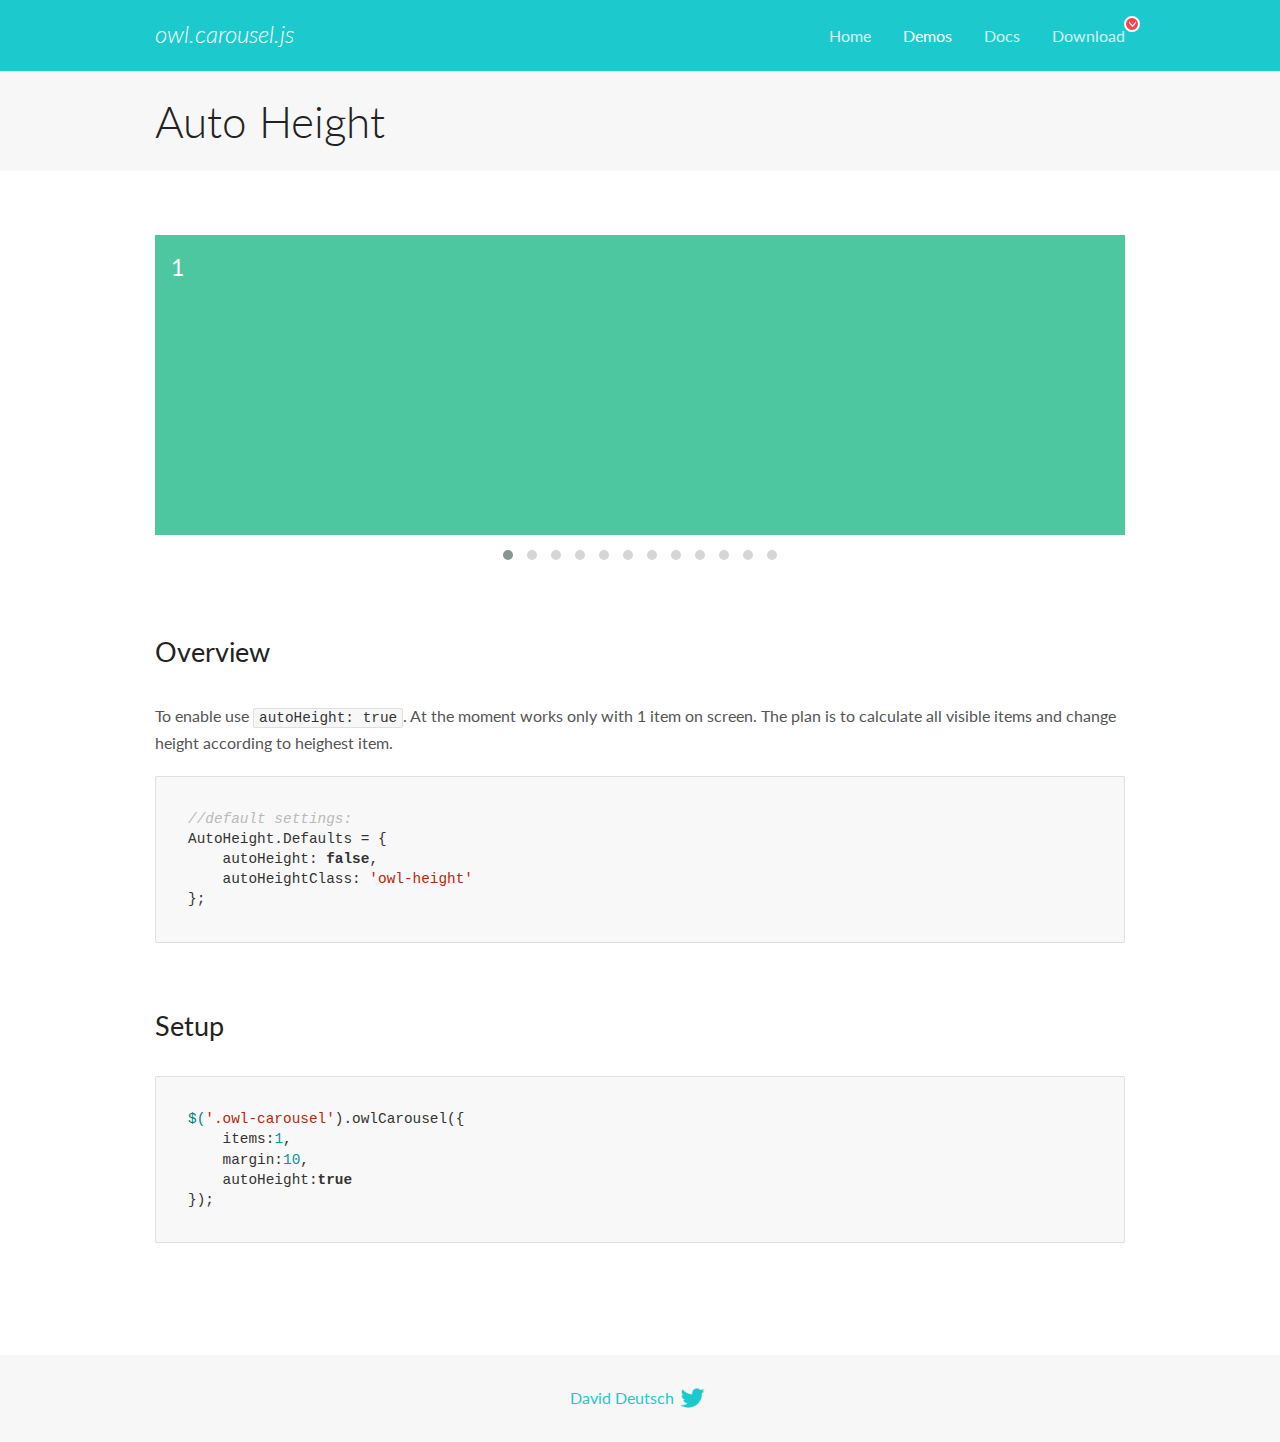
<file: OwlCarousel2-2.3.4/docs/demos/autoheight.html>
<!DOCTYPE html>
<html lang="en">
  <head>

    <!-- head -->
    <meta charset="utf-8">
    <meta name="msapplication-tap-highlight" content="no" />
    <meta name="viewport" content="width=device-width, initial-scale=1.0" />
    <meta name="description" content="autoHeight usage demo">
    <meta name="author" content="David Deutsch">
    <title>
      Auto Height Demo | Owl Carousel | 2.3.4
    </title>

    <!-- Stylesheets -->
    <link href='https://fonts.googleapis.com/css?family=Lato:300,400,700,400italic,300italic' rel='stylesheet' type='text/css'>
    <link rel="stylesheet" href="../assets/css/docs.theme.min.css">

    <!-- Owl Stylesheets -->
    <link rel="stylesheet" href="../assets/owlcarousel/assets/owl.carousel.min.css">
    <link rel="stylesheet" href="../assets/owlcarousel/assets/owl.theme.default.min.css">

    <!-- HTML5 shim and Respond.js IE8 support of HTML5 elements and media queries -->

    <!--[if lt IE 9]>
      <script src="https://oss.maxcdn.com/libs/html5shiv/3.7.0/html5shiv.js"></script>
      <script src="https://oss.maxcdn.com/libs/respond.js/1.3.0/respond.min.js"></script>
    <![endif]-->

    <!-- Favicons -->
    <link rel="apple-touch-icon-precomposed" sizes="144x144" href="../assets/ico/apple-touch-icon-144-precomposed.png">
    <link rel="shortcut icon" href="../assets/ico/favicon.png">
    <link rel="shortcut icon" href="favicon.ico">

    <!-- Yeah i know js should not be in header. Its required for demos.-->

    <!-- javascript -->
    <script src="../assets/vendors/jquery.min.js"></script>
    <script src="../assets/owlcarousel/owl.carousel.js"></script>
  </head>
  <body>

    <!-- header -->
    <header class="header">
      <div class="row">
        <div class="large-12 columns">
          <div class="brand left">
            <h3>
              <a href="/OwlCarousel2/">owl.carousel.js</a> 
            </h3>
          </div>
          <a id="toggle-nav" class="right">
            <span></span> <span></span> <span></span> 
          </a> 
          <div class="nav-bar">
            <ul class="clearfix">
              <li> <a href="/OwlCarousel2/index.html">Home</a>  </li>
              <li class="active">
                <a href="/OwlCarousel2/demos/demos.html">Demos</a> 
              </li>
              <li> <a href="/OwlCarousel2/docs/started-welcome.html">Docs</a>  </li>
              <li>
                <a href="https://github.com/OwlCarousel2/OwlCarousel2/archive/2.3.4.zip">Download</a> 
                <span class="download"></span> 
              </li>
            </ul>
          </div>
        </div>
      </div>
    </header>

    <!-- title -->
    <section class="title">
      <div class="row">
        <div class="large-12 columns">
          <h1>Auto Height</h1>
        </div>
      </div>
    </section>

    <!--  Demos -->
    <section id="demos">
      <div class="row">
        <div class="large-12 columns">
          <div class="owl-carousel owl-theme">
            <div class="item" style="height:300px">
              <h4>1</h4>
            </div>
            <div class="item" style="height:100px">
              <h4>2</h4>
            </div>
            <div class="item" style="height:500px">
              <h4>3</h4>
            </div>
            <div class="item" style="height:250px">
              <h4>4</h4>
            </div>
            <div class="item" style="height:400px">
              <h4>5</h4>
            </div>
            <div class="item" style="height:500px">
              <h4>6</h4>
            </div>
            <div class="item" style="height:600px">
              <h4>7</h4>
            </div>
            <div class="item" style="height:400px">
              <h4>8</h4>
            </div>
            <div class="item" style="height:300px">
              <h4>9</h4>
            </div>
            <div class="item" style="height:350px">
              <h4>10</h4>
            </div>
            <div class="item" style="height:200px">
              <h4>11</h4>
            </div>
            <div class="item" style="height:150px">
              <h4>12</h4>
            </div>
          </div>
          <h3 id="overview">Overview</h3>
          <p>To enable use <code>autoHeight: true</code>. At the moment works only with 1 item on screen. The plan is to calculate all visible items and change height according to heighest item.</p>
          <pre><code>//default settings:
AutoHeight.Defaults = {
    autoHeight: false,
    autoHeightClass: &#39;owl-height&#39;
};</code></pre>
          <h3 id="setup">Setup</h3>
          <pre><code>$(&#39;.owl-carousel&#39;).owlCarousel({
    items:1,
    margin:10,
    autoHeight:true
});</code></pre>
          <script>
            $(document).ready(function() {
              $('.owl-carousel').owlCarousel({
                items: 1,
                margin: 10,
                autoHeight: true
              });
            })
          </script>
        </div>
      </div>
    </section>

    <!-- footer -->
    <footer class="footer">
      <div class="row">
        <div class="large-12 columns">
          <h5>
            <a href="/OwlCarousel2/docs/support-contact.html">David Deutsch</a> 
            <a id="custom-tweet-button" href="https://twitter.com/share?url=https://github.com/OwlCarousel2/OwlCarousel2&text=Owl Carousel - This is so awesome! " target="_blank"></a> 
          </h5>
        </div>
      </div>
    </footer>

    <!-- vendors -->
    <script src="../assets/vendors/highlight.js"></script>
    <script src="../assets/js/app.js"></script>
  </body>
</html>
</file>
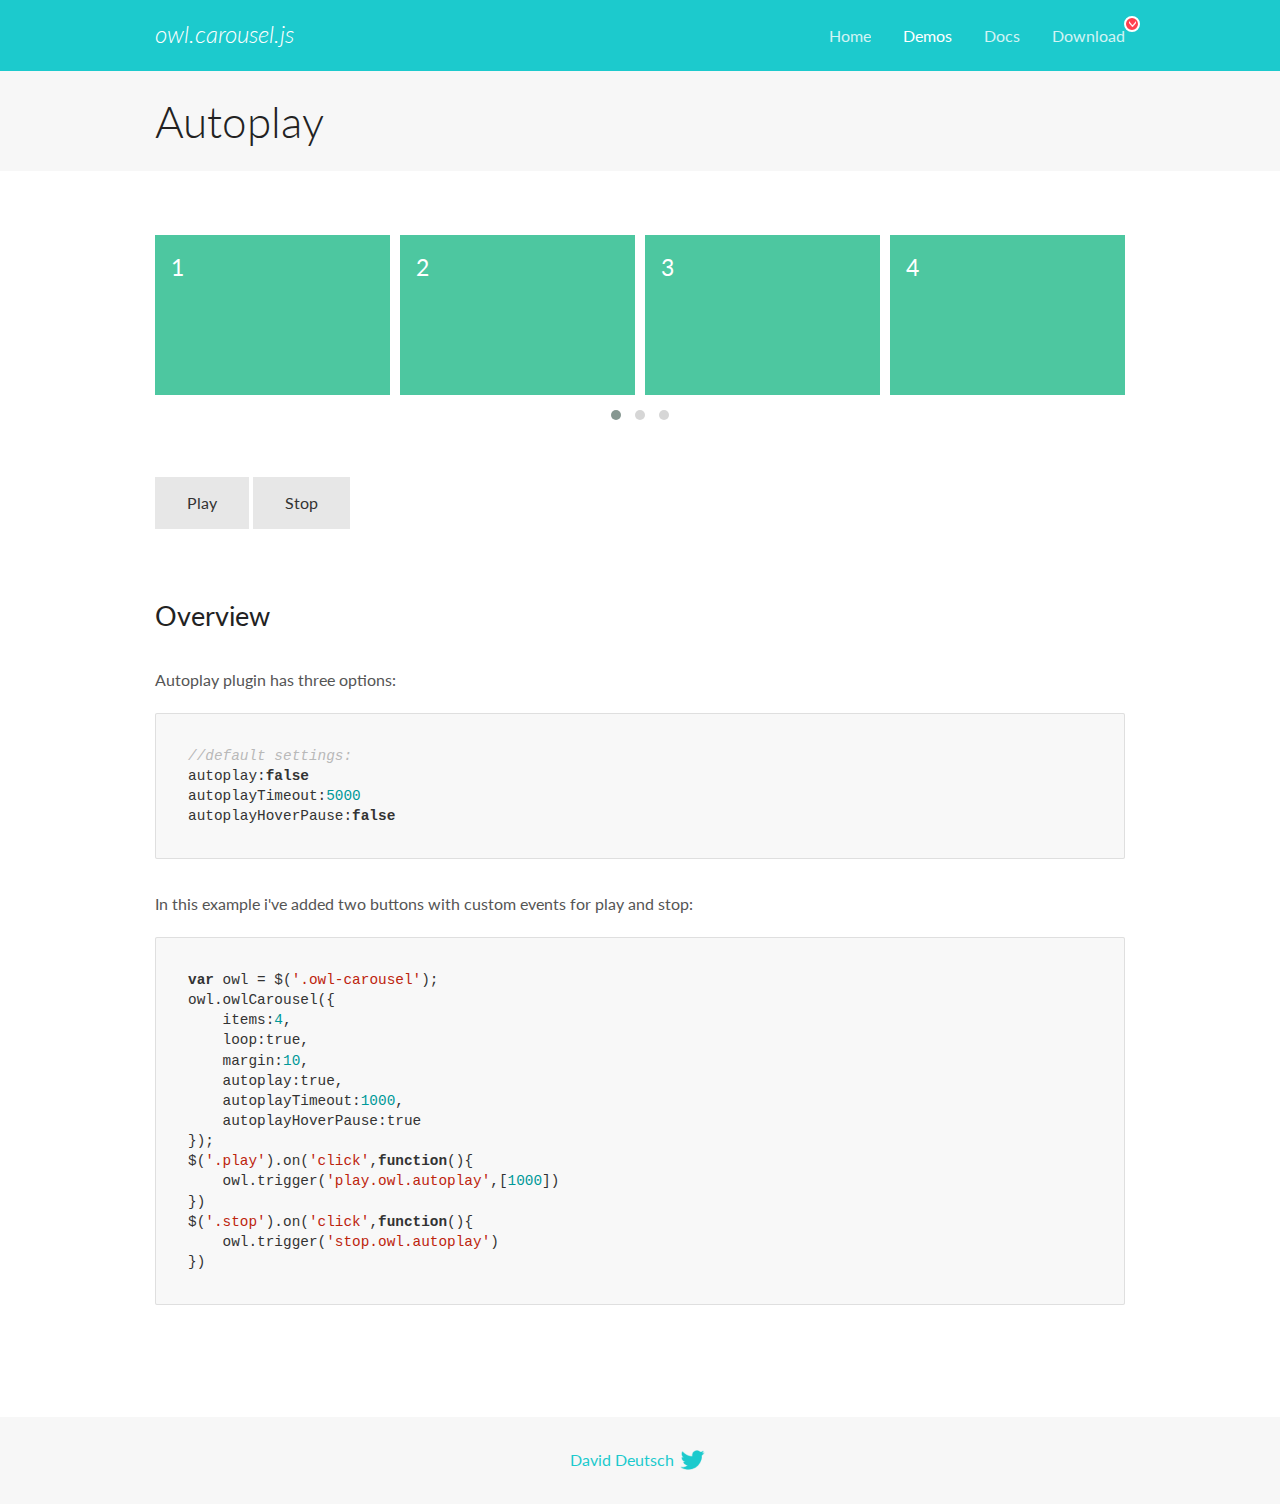
<file: OwlCarousel2-2.3.4/docs/demos/autoplay.html>
<!DOCTYPE html>
<html lang="en">
  <head>

    <!-- head -->
    <meta charset="utf-8">
    <meta name="msapplication-tap-highlight" content="no" />
    <meta name="viewport" content="width=device-width, initial-scale=1.0" />
    <meta name="description" content="Autoplay usage demo">
    <meta name="author" content="David Deutsch">
    <title>
      Autoplay Demo | Owl Carousel | 2.3.4
    </title>

    <!-- Stylesheets -->
    <link href='https://fonts.googleapis.com/css?family=Lato:300,400,700,400italic,300italic' rel='stylesheet' type='text/css'>
    <link rel="stylesheet" href="../assets/css/docs.theme.min.css">

    <!-- Owl Stylesheets -->
    <link rel="stylesheet" href="../assets/owlcarousel/assets/owl.carousel.min.css">
    <link rel="stylesheet" href="../assets/owlcarousel/assets/owl.theme.default.min.css">

    <!-- HTML5 shim and Respond.js IE8 support of HTML5 elements and media queries -->

    <!--[if lt IE 9]>
      <script src="https://oss.maxcdn.com/libs/html5shiv/3.7.0/html5shiv.js"></script>
      <script src="https://oss.maxcdn.com/libs/respond.js/1.3.0/respond.min.js"></script>
    <![endif]-->

    <!-- Favicons -->
    <link rel="apple-touch-icon-precomposed" sizes="144x144" href="../assets/ico/apple-touch-icon-144-precomposed.png">
    <link rel="shortcut icon" href="../assets/ico/favicon.png">
    <link rel="shortcut icon" href="favicon.ico">

    <!-- Yeah i know js should not be in header. Its required for demos.-->

    <!-- javascript -->
    <script src="../assets/vendors/jquery.min.js"></script>
    <script src="../assets/owlcarousel/owl.carousel.js"></script>
  </head>
  <body>

    <!-- header -->
    <header class="header">
      <div class="row">
        <div class="large-12 columns">
          <div class="brand left">
            <h3>
              <a href="/OwlCarousel2/">owl.carousel.js</a> 
            </h3>
          </div>
          <a id="toggle-nav" class="right">
            <span></span> <span></span> <span></span> 
          </a> 
          <div class="nav-bar">
            <ul class="clearfix">
              <li> <a href="/OwlCarousel2/index.html">Home</a>  </li>
              <li class="active">
                <a href="/OwlCarousel2/demos/demos.html">Demos</a> 
              </li>
              <li> <a href="/OwlCarousel2/docs/started-welcome.html">Docs</a>  </li>
              <li>
                <a href="https://github.com/OwlCarousel2/OwlCarousel2/archive/2.3.4.zip">Download</a> 
                <span class="download"></span> 
              </li>
            </ul>
          </div>
        </div>
      </div>
    </header>

    <!-- title -->
    <section class="title">
      <div class="row">
        <div class="large-12 columns">
          <h1>Autoplay</h1>
        </div>
      </div>
    </section>

    <!--  Demos -->
    <section id="demos">
      <div class="row">
        <div class="large-12 columns">
          <div class="owl-carousel owl-theme">
            <div class="item">
              <h4>1</h4>
            </div>
            <div class="item">
              <h4>2</h4>
            </div>
            <div class="item">
              <h4>3</h4>
            </div>
            <div class="item">
              <h4>4</h4>
            </div>
            <div class="item">
              <h4>5</h4>
            </div>
            <div class="item">
              <h4>6</h4>
            </div>
            <div class="item">
              <h4>7</h4>
            </div>
            <div class="item">
              <h4>8</h4>
            </div>
            <div class="item">
              <h4>9</h4>
            </div>
            <div class="item">
              <h4>10</h4>
            </div>
            <div class="item">
              <h4>11</h4>
            </div>
            <div class="item">
              <h4>12</h4>
            </div>
          </div>
          <a class="button secondary play">Play</a> 
          <a class="button secondary stop">Stop</a> 
          <h3 id="overview">Overview</h3>
          <p>Autoplay plugin has three options:</p>
          <pre><code>//default settings:
autoplay:false
autoplayTimeout:5000
autoplayHoverPause:false</code></pre>
          <p>In this example i&#39;ve added two buttons with custom events for play and stop:</p>
          <pre><code>var owl = $(&#39;.owl-carousel&#39;);
owl.owlCarousel({
    items:4,
    loop:true,
    margin:10,
    autoplay:true,
    autoplayTimeout:1000,
    autoplayHoverPause:true
});
$(&#39;.play&#39;).on(&#39;click&#39;,function(){
    owl.trigger(&#39;play.owl.autoplay&#39;,[1000])
})
$(&#39;.stop&#39;).on(&#39;click&#39;,function(){
    owl.trigger(&#39;stop.owl.autoplay&#39;)
})</code></pre>
          <script>
            $(document).ready(function() {
              var owl = $('.owl-carousel');
              owl.owlCarousel({
                items: 4,
                loop: true,
                margin: 10,
                autoplay: true,
                autoplayTimeout: 1000,
                autoplayHoverPause: true
              });
              $('.play').on('click', function() {
                owl.trigger('play.owl.autoplay', [1000])
              })
              $('.stop').on('click', function() {
                owl.trigger('stop.owl.autoplay')
              })
            })
          </script>
        </div>
      </div>
    </section>

    <!-- footer -->
    <footer class="footer">
      <div class="row">
        <div class="large-12 columns">
          <h5>
            <a href="/OwlCarousel2/docs/support-contact.html">David Deutsch</a> 
            <a id="custom-tweet-button" href="https://twitter.com/share?url=https://github.com/OwlCarousel2/OwlCarousel2&text=Owl Carousel - This is so awesome! " target="_blank"></a> 
          </h5>
        </div>
      </div>
    </footer>

    <!-- vendors -->
    <script src="../assets/vendors/highlight.js"></script>
    <script src="../assets/js/app.js"></script>
  </body>
</html>
</file>
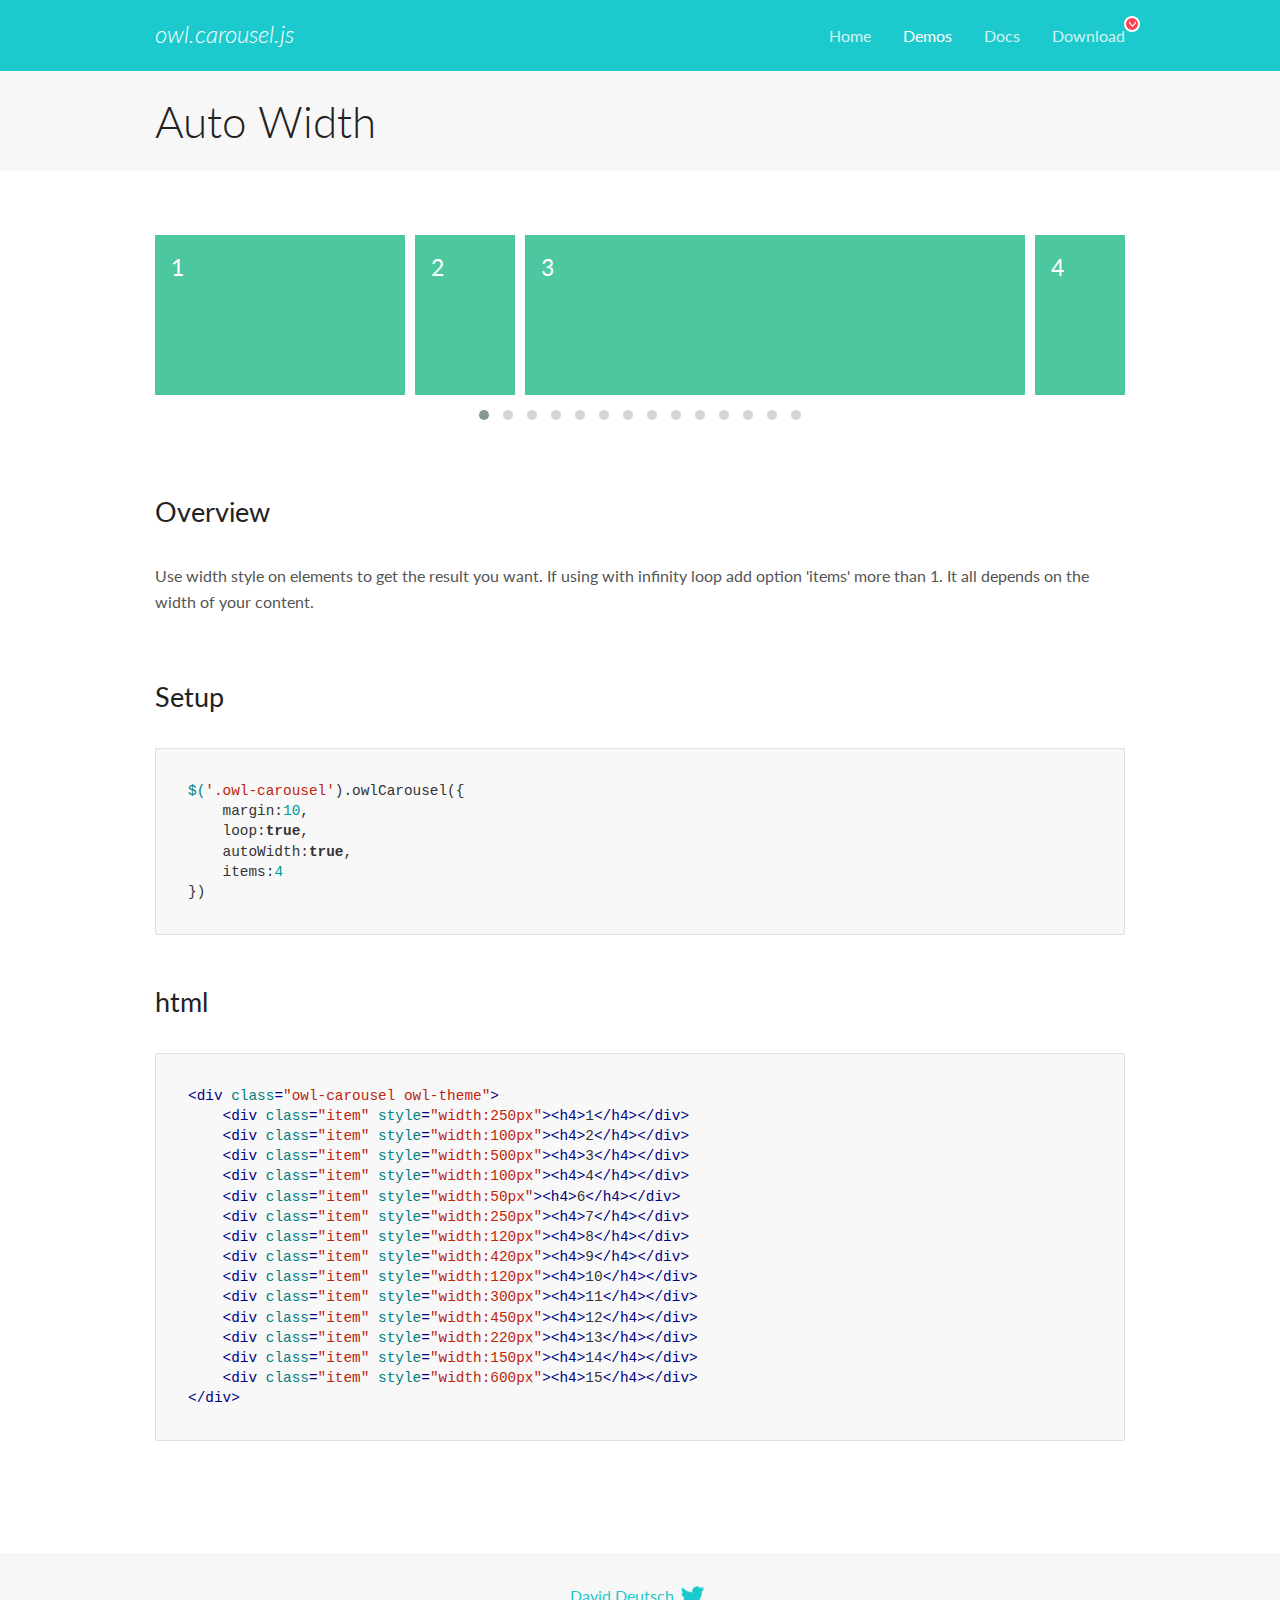
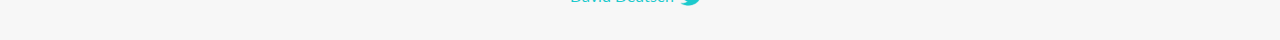
<file: OwlCarousel2-2.3.4/docs/demos/autowidth.html>
<!DOCTYPE html>
<html lang="en">
  <head>

    <!-- head -->
    <meta charset="utf-8">
    <meta name="msapplication-tap-highlight" content="no" />
    <meta name="viewport" content="width=device-width, initial-scale=1.0" />
    <meta name="description" content="Auto Width">
    <meta name="author" content="David Deutsch">
    <title>
      Auto Width Demo | Owl Carousel | 2.3.4
    </title>

    <!-- Stylesheets -->
    <link href='https://fonts.googleapis.com/css?family=Lato:300,400,700,400italic,300italic' rel='stylesheet' type='text/css'>
    <link rel="stylesheet" href="../assets/css/docs.theme.min.css">

    <!-- Owl Stylesheets -->
    <link rel="stylesheet" href="../assets/owlcarousel/assets/owl.carousel.min.css">
    <link rel="stylesheet" href="../assets/owlcarousel/assets/owl.theme.default.min.css">

    <!-- HTML5 shim and Respond.js IE8 support of HTML5 elements and media queries -->

    <!--[if lt IE 9]>
      <script src="https://oss.maxcdn.com/libs/html5shiv/3.7.0/html5shiv.js"></script>
      <script src="https://oss.maxcdn.com/libs/respond.js/1.3.0/respond.min.js"></script>
    <![endif]-->

    <!-- Favicons -->
    <link rel="apple-touch-icon-precomposed" sizes="144x144" href="../assets/ico/apple-touch-icon-144-precomposed.png">
    <link rel="shortcut icon" href="../assets/ico/favicon.png">
    <link rel="shortcut icon" href="favicon.ico">

    <!-- Yeah i know js should not be in header. Its required for demos.-->

    <!-- javascript -->
    <script src="../assets/vendors/jquery.min.js"></script>
    <script src="../assets/owlcarousel/owl.carousel.js"></script>
  </head>
  <body>

    <!-- header -->
    <header class="header">
      <div class="row">
        <div class="large-12 columns">
          <div class="brand left">
            <h3>
              <a href="/OwlCarousel2/">owl.carousel.js</a> 
            </h3>
          </div>
          <a id="toggle-nav" class="right">
            <span></span> <span></span> <span></span> 
          </a> 
          <div class="nav-bar">
            <ul class="clearfix">
              <li> <a href="/OwlCarousel2/index.html">Home</a>  </li>
              <li class="active">
                <a href="/OwlCarousel2/demos/demos.html">Demos</a> 
              </li>
              <li> <a href="/OwlCarousel2/docs/started-welcome.html">Docs</a>  </li>
              <li>
                <a href="https://github.com/OwlCarousel2/OwlCarousel2/archive/2.3.4.zip">Download</a> 
                <span class="download"></span> 
              </li>
            </ul>
          </div>
        </div>
      </div>
    </header>

    <!-- title -->
    <section class="title">
      <div class="row">
        <div class="large-12 columns">
          <h1>Auto Width</h1>
        </div>
      </div>
    </section>

    <!--  Demos -->
    <section id="demos">
      <div class="row">
        <div class="large-12 columns">
          <div class="owl-carousel owl-theme">
            <div class="item" style="width:250px">
              <h4>1</h4>
            </div>
            <div class="item" style="width:100px">
              <h4>2</h4>
            </div>
            <div class="item" style="width:500px">
              <h4>3</h4>
            </div>
            <div class="item" style="width:100px">
              <h4>4</h4>
            </div>
            <div class="item" style="width:50px">
              <h4>6</h4>
            </div>
            <div class="item" style="width:250px">
              <h4>7</h4>
            </div>
            <div class="item" style="width:120px">
              <h4>8</h4>
            </div>
            <div class="item" style="width:420px">
              <h4>9</h4>
            </div>
            <div class="item" style="width:120px">
              <h4>10</h4>
            </div>
            <div class="item" style="width:300px">
              <h4>11</h4>
            </div>
            <div class="item" style="width:450px">
              <h4>12</h4>
            </div>
            <div class="item" style="width:220px">
              <h4>13</h4>
            </div>
            <div class="item" style="width:150px">
              <h4>14</h4>
            </div>
            <div class="item" style="width:600px">
              <h4>15</h4>
            </div>
          </div>
          <h3 id="overview">Overview</h3>
          <p>Use width style on elements to get the result you want. If using with infinity loop add option &#39;items&#39; more than 1. It all depends on the width of your content.</p>
          <h3 id="setup">Setup</h3>
          <pre><code>$(&#39;.owl-carousel&#39;).owlCarousel({
    margin:10,
    loop:true,
    autoWidth:true,
    items:4
})</code></pre>
          <h3 id="html">html</h3>
          <pre><code>&lt;div class=&quot;owl-carousel owl-theme&quot;&gt;
    &lt;div class=&quot;item&quot; style=&quot;width:250px&quot;&gt;&lt;h4&gt;1&lt;/h4&gt;&lt;/div&gt;
    &lt;div class=&quot;item&quot; style=&quot;width:100px&quot;&gt;&lt;h4&gt;2&lt;/h4&gt;&lt;/div&gt;
    &lt;div class=&quot;item&quot; style=&quot;width:500px&quot;&gt;&lt;h4&gt;3&lt;/h4&gt;&lt;/div&gt;
    &lt;div class=&quot;item&quot; style=&quot;width:100px&quot;&gt;&lt;h4&gt;4&lt;/h4&gt;&lt;/div&gt;
    &lt;div class=&quot;item&quot; style=&quot;width:50px&quot;&gt;&lt;h4&gt;6&lt;/h4&gt;&lt;/div&gt;
    &lt;div class=&quot;item&quot; style=&quot;width:250px&quot;&gt;&lt;h4&gt;7&lt;/h4&gt;&lt;/div&gt;
    &lt;div class=&quot;item&quot; style=&quot;width:120px&quot;&gt;&lt;h4&gt;8&lt;/h4&gt;&lt;/div&gt;
    &lt;div class=&quot;item&quot; style=&quot;width:420px&quot;&gt;&lt;h4&gt;9&lt;/h4&gt;&lt;/div&gt;
    &lt;div class=&quot;item&quot; style=&quot;width:120px&quot;&gt;&lt;h4&gt;10&lt;/h4&gt;&lt;/div&gt;
    &lt;div class=&quot;item&quot; style=&quot;width:300px&quot;&gt;&lt;h4&gt;11&lt;/h4&gt;&lt;/div&gt;
    &lt;div class=&quot;item&quot; style=&quot;width:450px&quot;&gt;&lt;h4&gt;12&lt;/h4&gt;&lt;/div&gt;
    &lt;div class=&quot;item&quot; style=&quot;width:220px&quot;&gt;&lt;h4&gt;13&lt;/h4&gt;&lt;/div&gt;
    &lt;div class=&quot;item&quot; style=&quot;width:150px&quot;&gt;&lt;h4&gt;14&lt;/h4&gt;&lt;/div&gt;
    &lt;div class=&quot;item&quot; style=&quot;width:600px&quot;&gt;&lt;h4&gt;15&lt;/h4&gt;&lt;/div&gt;
&lt;/div&gt;</code></pre>
          <script>
            $(document).ready(function() {
              $('.owl-carousel').owlCarousel({
                margin: 10,
                loop: true,
                autoWidth: true,
                items: 4
              })
            })
          </script>
        </div>
      </div>
    </section>

    <!-- footer -->
    <footer class="footer">
      <div class="row">
        <div class="large-12 columns">
          <h5>
            <a href="/OwlCarousel2/docs/support-contact.html">David Deutsch</a> 
            <a id="custom-tweet-button" href="https://twitter.com/share?url=https://github.com/OwlCarousel2/OwlCarousel2&text=Owl Carousel - This is so awesome! " target="_blank"></a> 
          </h5>
        </div>
      </div>
    </footer>

    <!-- vendors -->
    <script src="../assets/vendors/highlight.js"></script>
    <script src="../assets/js/app.js"></script>
  </body>
</html>
</file>
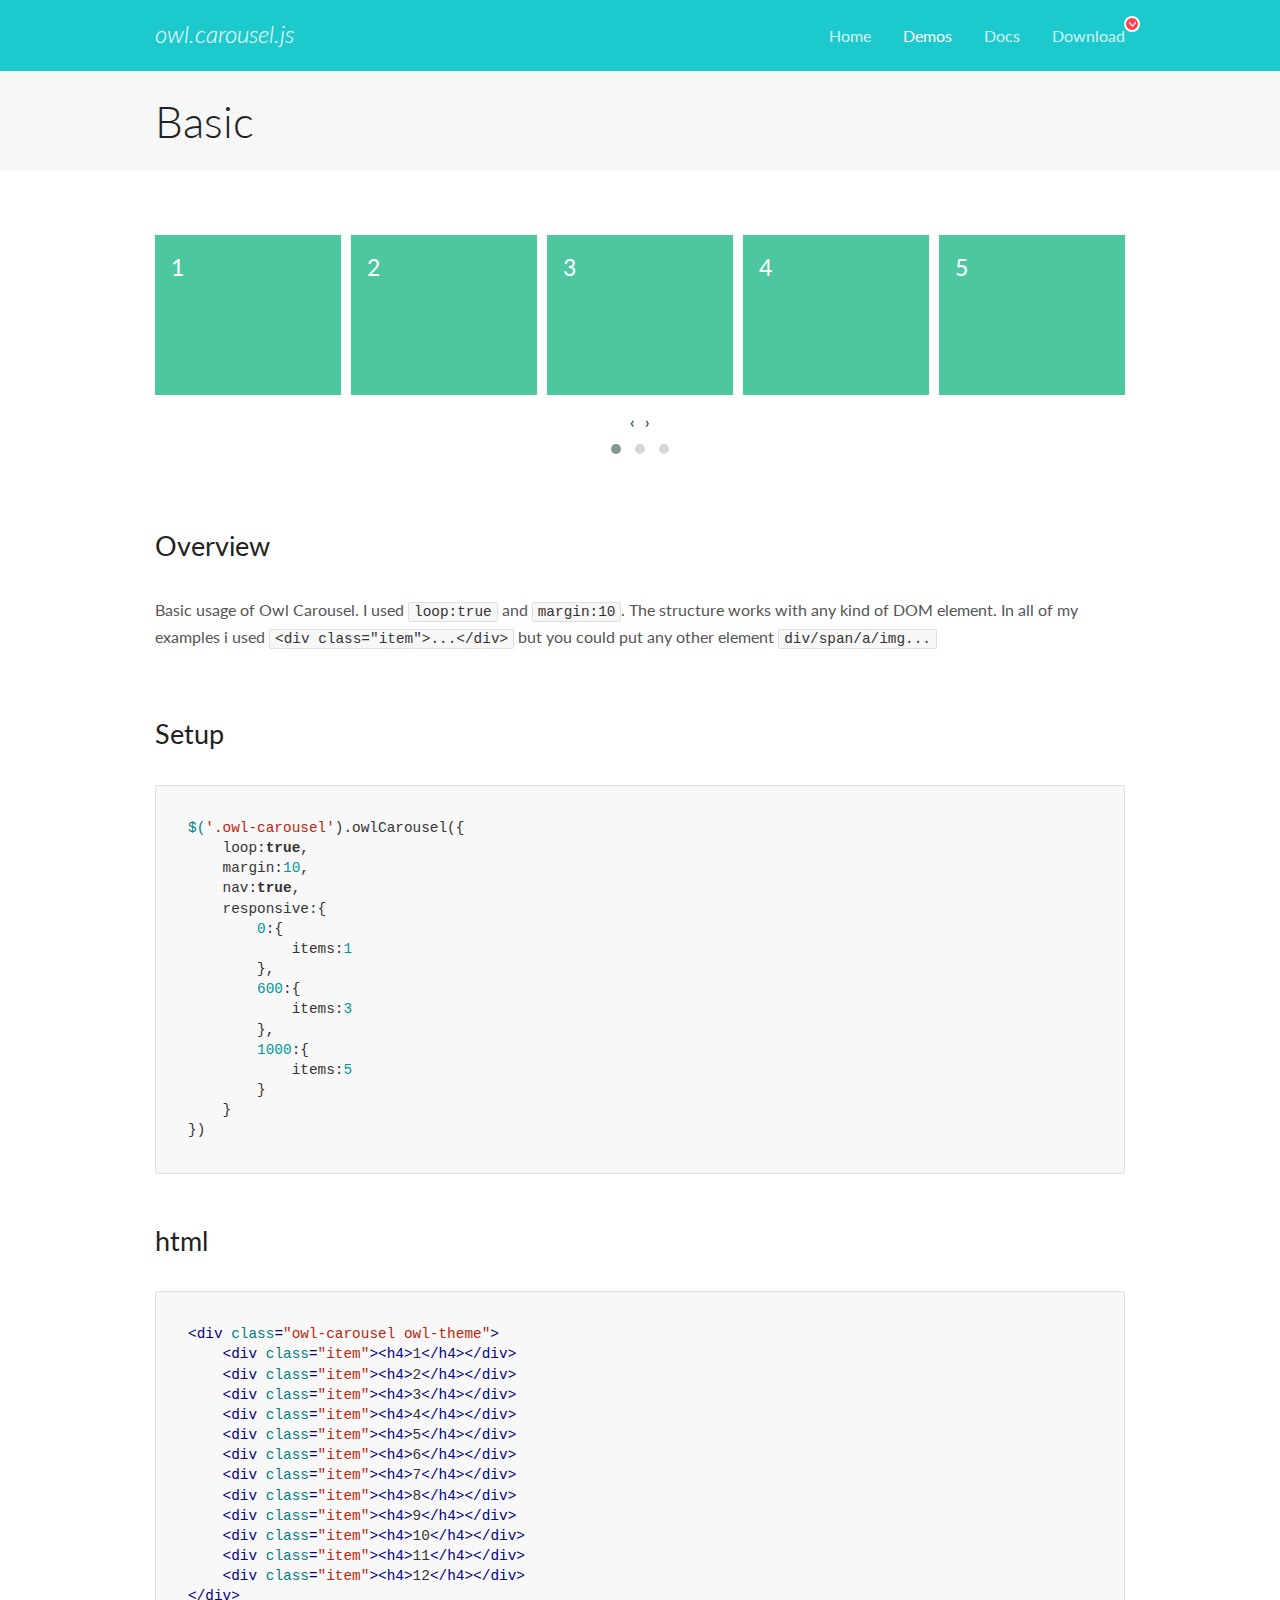
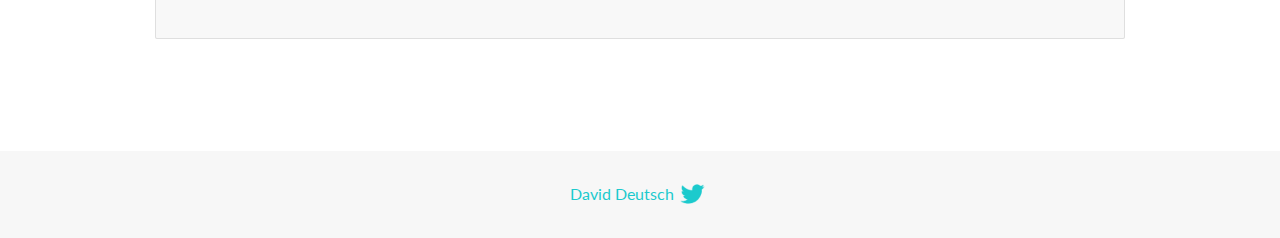
<file: OwlCarousel2-2.3.4/docs/demos/basic.html>
<!DOCTYPE html>
<html lang="en">
  <head>

    <!-- head -->
    <meta charset="utf-8">
    <meta name="msapplication-tap-highlight" content="no" />
    <meta name="viewport" content="width=device-width, initial-scale=1.0" />
    <meta name="description" content="Basic usage demo">
    <meta name="author" content="David Deutsch">
    <title>
      Basic Demo | Owl Carousel | 2.3.4
    </title>

    <!-- Stylesheets -->
    <link href='https://fonts.googleapis.com/css?family=Lato:300,400,700,400italic,300italic' rel='stylesheet' type='text/css'>
    <link rel="stylesheet" href="../assets/css/docs.theme.min.css">

    <!-- Owl Stylesheets -->
    <link rel="stylesheet" href="../assets/owlcarousel/assets/owl.carousel.min.css">
    <link rel="stylesheet" href="../assets/owlcarousel/assets/owl.theme.default.min.css">

    <!-- HTML5 shim and Respond.js IE8 support of HTML5 elements and media queries -->

    <!--[if lt IE 9]>
      <script src="https://oss.maxcdn.com/libs/html5shiv/3.7.0/html5shiv.js"></script>
      <script src="https://oss.maxcdn.com/libs/respond.js/1.3.0/respond.min.js"></script>
    <![endif]-->

    <!-- Favicons -->
    <link rel="apple-touch-icon-precomposed" sizes="144x144" href="../assets/ico/apple-touch-icon-144-precomposed.png">
    <link rel="shortcut icon" href="../assets/ico/favicon.png">
    <link rel="shortcut icon" href="favicon.ico">

    <!-- Yeah i know js should not be in header. Its required for demos.-->

    <!-- javascript -->
    <script src="../assets/vendors/jquery.min.js"></script>
    <script src="../assets/owlcarousel/owl.carousel.js"></script>
  </head>
  <body>

    <!-- header -->
    <header class="header">
      <div class="row">
        <div class="large-12 columns">
          <div class="brand left">
            <h3>
              <a href="/OwlCarousel2/">owl.carousel.js</a> 
            </h3>
          </div>
          <a id="toggle-nav" class="right">
            <span></span> <span></span> <span></span> 
          </a> 
          <div class="nav-bar">
            <ul class="clearfix">
              <li> <a href="/OwlCarousel2/index.html">Home</a>  </li>
              <li class="active">
                <a href="/OwlCarousel2/demos/demos.html">Demos</a> 
              </li>
              <li> <a href="/OwlCarousel2/docs/started-welcome.html">Docs</a>  </li>
              <li>
                <a href="https://github.com/OwlCarousel2/OwlCarousel2/archive/2.3.4.zip">Download</a> 
                <span class="download"></span> 
              </li>
            </ul>
          </div>
        </div>
      </div>
    </header>

    <!-- title -->
    <section class="title">
      <div class="row">
        <div class="large-12 columns">
          <h1>Basic</h1>
        </div>
      </div>
    </section>

    <!--  Demos -->
    <section id="demos">
      <div class="row">
        <div class="large-12 columns">
          <div class="owl-carousel owl-theme">
            <div class="item">
              <h4>1</h4>
            </div>
            <div class="item">
              <h4>2</h4>
            </div>
            <div class="item">
              <h4>3</h4>
            </div>
            <div class="item">
              <h4>4</h4>
            </div>
            <div class="item">
              <h4>5</h4>
            </div>
            <div class="item">
              <h4>6</h4>
            </div>
            <div class="item">
              <h4>7</h4>
            </div>
            <div class="item">
              <h4>8</h4>
            </div>
            <div class="item">
              <h4>9</h4>
            </div>
            <div class="item">
              <h4>10</h4>
            </div>
            <div class="item">
              <h4>11</h4>
            </div>
            <div class="item">
              <h4>12</h4>
            </div>
          </div>
          <h3 id="overview">Overview</h3>
          <p>Basic usage of Owl Carousel. I used <code>loop:true</code> and <code>margin:10</code>. The structure works with any kind of DOM element. In all of my examples i used <code>&lt;div class=&quot;item&quot;&gt;...&lt;/div&gt;</code> but you could
            put any other element <code>div/span/a/img...</code></p>
          <h3 id="setup">Setup</h3>
          <pre><code>$(&#39;.owl-carousel&#39;).owlCarousel({
    loop:true,
    margin:10,
    nav:true,
    responsive:{
        0:{
            items:1
        },
        600:{
            items:3
        },
        1000:{
            items:5
        }
    }
})</code></pre>
          <h3 id="html">html</h3>
          <pre><code>&lt;div class=&quot;owl-carousel owl-theme&quot;&gt;
    &lt;div class=&quot;item&quot;&gt;&lt;h4&gt;1&lt;/h4&gt;&lt;/div&gt;
    &lt;div class=&quot;item&quot;&gt;&lt;h4&gt;2&lt;/h4&gt;&lt;/div&gt;
    &lt;div class=&quot;item&quot;&gt;&lt;h4&gt;3&lt;/h4&gt;&lt;/div&gt;
    &lt;div class=&quot;item&quot;&gt;&lt;h4&gt;4&lt;/h4&gt;&lt;/div&gt;
    &lt;div class=&quot;item&quot;&gt;&lt;h4&gt;5&lt;/h4&gt;&lt;/div&gt;
    &lt;div class=&quot;item&quot;&gt;&lt;h4&gt;6&lt;/h4&gt;&lt;/div&gt;
    &lt;div class=&quot;item&quot;&gt;&lt;h4&gt;7&lt;/h4&gt;&lt;/div&gt;
    &lt;div class=&quot;item&quot;&gt;&lt;h4&gt;8&lt;/h4&gt;&lt;/div&gt;
    &lt;div class=&quot;item&quot;&gt;&lt;h4&gt;9&lt;/h4&gt;&lt;/div&gt;
    &lt;div class=&quot;item&quot;&gt;&lt;h4&gt;10&lt;/h4&gt;&lt;/div&gt;
    &lt;div class=&quot;item&quot;&gt;&lt;h4&gt;11&lt;/h4&gt;&lt;/div&gt;
    &lt;div class=&quot;item&quot;&gt;&lt;h4&gt;12&lt;/h4&gt;&lt;/div&gt;
&lt;/div&gt;</code></pre>
          <script>
            $(document).ready(function() {
              var owl = $('.owl-carousel');
              owl.owlCarousel({
                margin: 10,
                nav: true,
                loop: true,
                responsive: {
                  0: {
                    items: 1
                  },
                  600: {
                    items: 3
                  },
                  1000: {
                    items: 5
                  }
                }
              })
            })
          </script>
        </div>
      </div>
    </section>

    <!-- footer -->
    <footer class="footer">
      <div class="row">
        <div class="large-12 columns">
          <h5>
            <a href="/OwlCarousel2/docs/support-contact.html">David Deutsch</a> 
            <a id="custom-tweet-button" href="https://twitter.com/share?url=https://github.com/OwlCarousel2/OwlCarousel2&text=Owl Carousel - This is so awesome! " target="_blank"></a> 
          </h5>
        </div>
      </div>
    </footer>

    <!-- vendors -->
    <script src="../assets/vendors/highlight.js"></script>
    <script src="../assets/js/app.js"></script>
  </body>
</html>
</file>
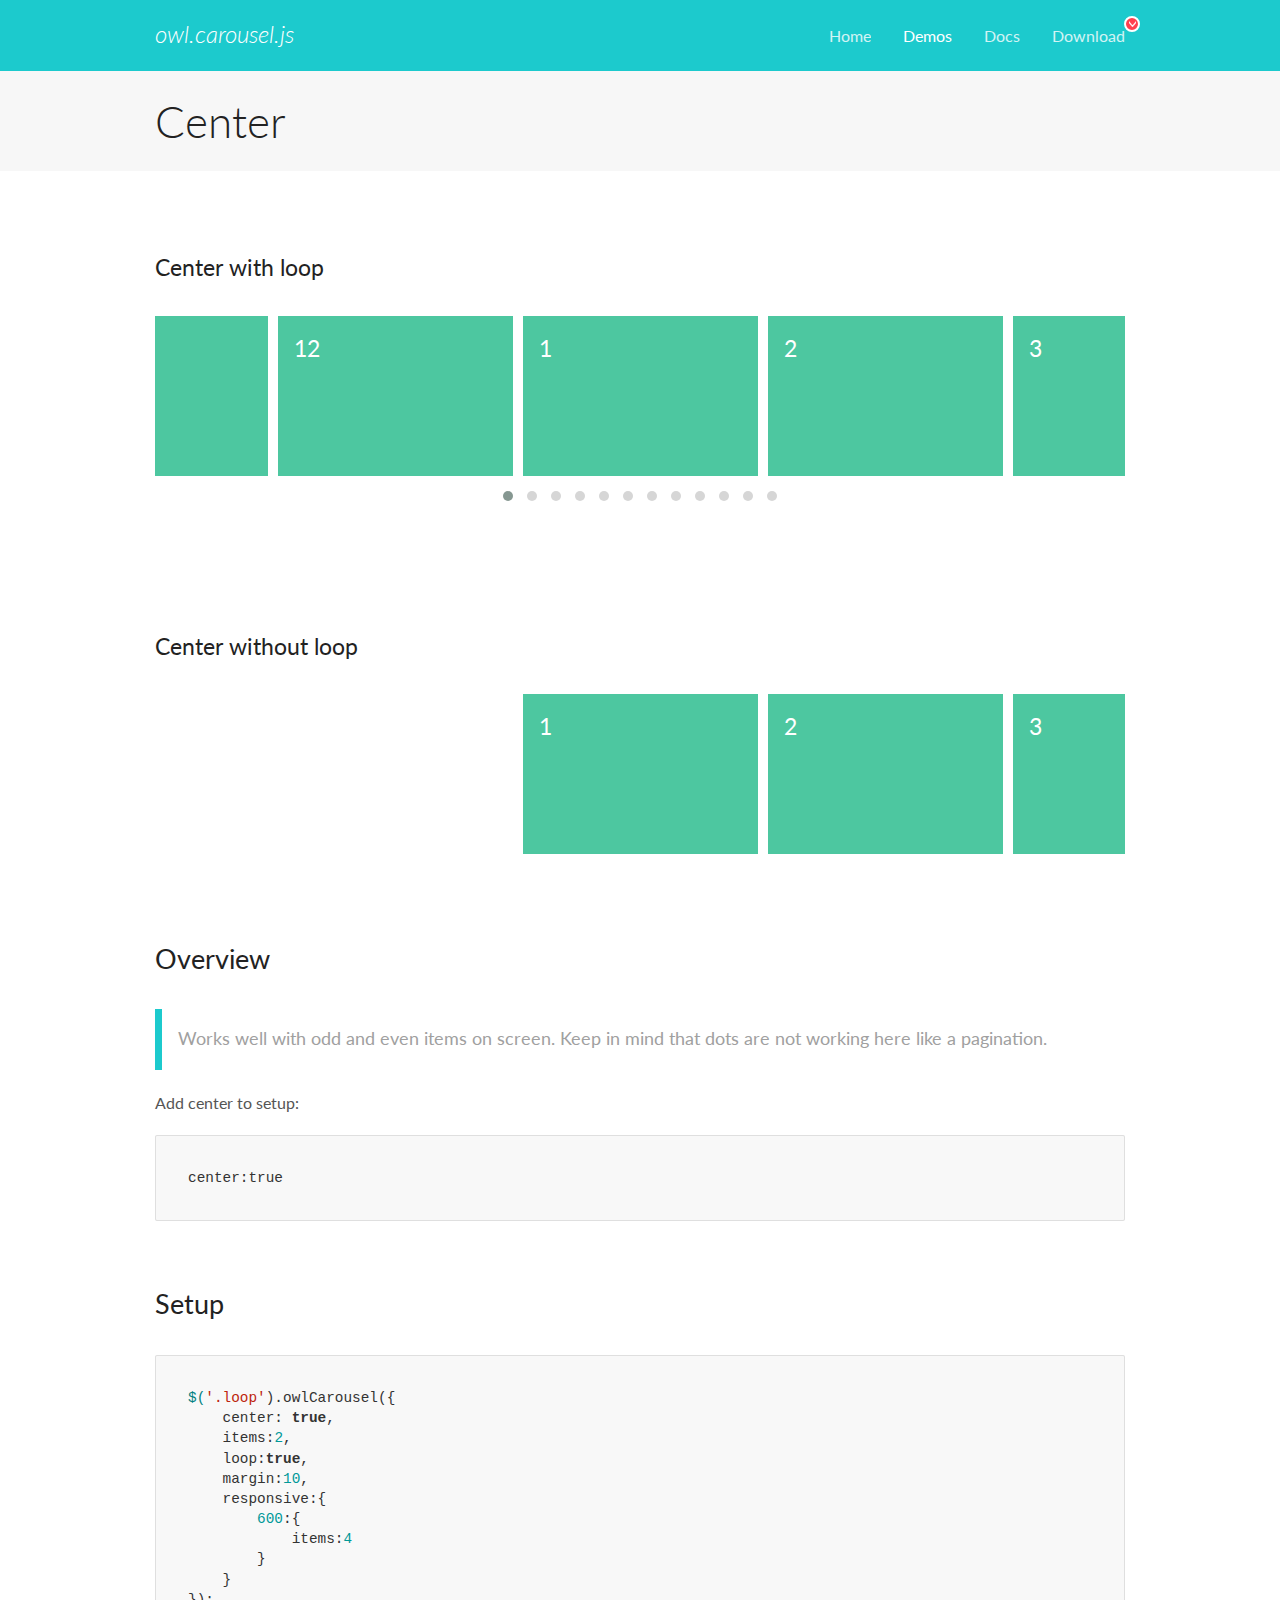
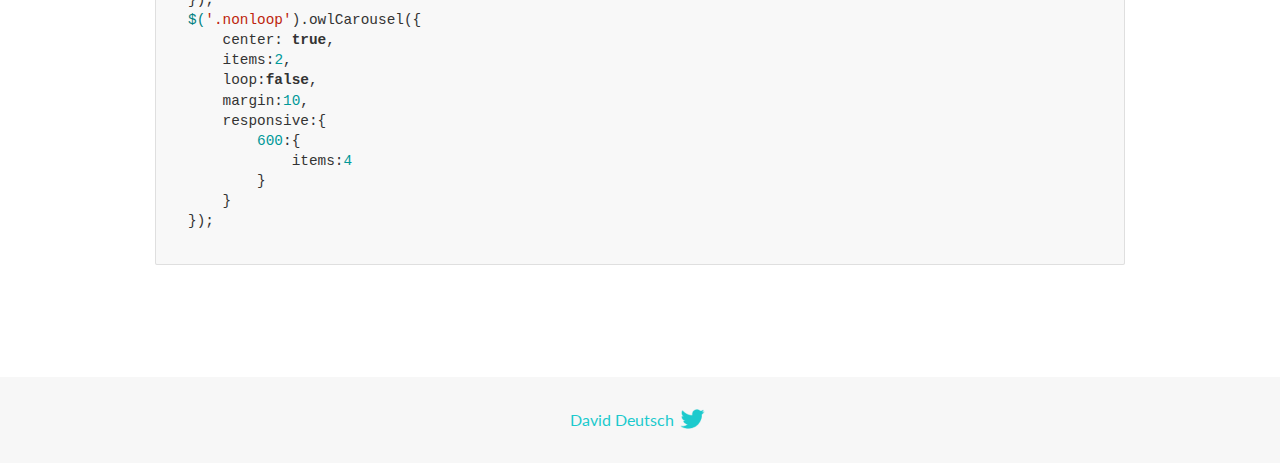
<file: OwlCarousel2-2.3.4/docs/demos/center.html>
<!DOCTYPE html>
<html lang="en">
  <head>

    <!-- head -->
    <meta charset="utf-8">
    <meta name="msapplication-tap-highlight" content="no" />
    <meta name="viewport" content="width=device-width, initial-scale=1.0" />
    <meta name="description" content="Center carousel">
    <meta name="author" content="David Deutsch">
    <title>
      Center Demo | Owl Carousel | 2.3.4
    </title>

    <!-- Stylesheets -->
    <link href='https://fonts.googleapis.com/css?family=Lato:300,400,700,400italic,300italic' rel='stylesheet' type='text/css'>
    <link rel="stylesheet" href="../assets/css/docs.theme.min.css">

    <!-- Owl Stylesheets -->
    <link rel="stylesheet" href="../assets/owlcarousel/assets/owl.carousel.min.css">
    <link rel="stylesheet" href="../assets/owlcarousel/assets/owl.theme.default.min.css">

    <!-- HTML5 shim and Respond.js IE8 support of HTML5 elements and media queries -->

    <!--[if lt IE 9]>
      <script src="https://oss.maxcdn.com/libs/html5shiv/3.7.0/html5shiv.js"></script>
      <script src="https://oss.maxcdn.com/libs/respond.js/1.3.0/respond.min.js"></script>
    <![endif]-->

    <!-- Favicons -->
    <link rel="apple-touch-icon-precomposed" sizes="144x144" href="../assets/ico/apple-touch-icon-144-precomposed.png">
    <link rel="shortcut icon" href="../assets/ico/favicon.png">
    <link rel="shortcut icon" href="favicon.ico">

    <!-- Yeah i know js should not be in header. Its required for demos.-->

    <!-- javascript -->
    <script src="../assets/vendors/jquery.min.js"></script>
    <script src="../assets/owlcarousel/owl.carousel.js"></script>
  </head>
  <body>

    <!-- header -->
    <header class="header">
      <div class="row">
        <div class="large-12 columns">
          <div class="brand left">
            <h3>
              <a href="/OwlCarousel2/">owl.carousel.js</a> 
            </h3>
          </div>
          <a id="toggle-nav" class="right">
            <span></span> <span></span> <span></span> 
          </a> 
          <div class="nav-bar">
            <ul class="clearfix">
              <li> <a href="/OwlCarousel2/index.html">Home</a>  </li>
              <li class="active">
                <a href="/OwlCarousel2/demos/demos.html">Demos</a> 
              </li>
              <li> <a href="/OwlCarousel2/docs/started-welcome.html">Docs</a>  </li>
              <li>
                <a href="https://github.com/OwlCarousel2/OwlCarousel2/archive/2.3.4.zip">Download</a> 
                <span class="download"></span> 
              </li>
            </ul>
          </div>
        </div>
      </div>
    </header>

    <!-- title -->
    <section class="title">
      <div class="row">
        <div class="large-12 columns">
          <h1>Center</h1>
        </div>
      </div>
    </section>

    <!--  Demos -->
    <section id="demos">
      <div class="row">
        <div class="large-12 columns">
          <h4 id="center-with-loop">Center with loop</h4>
          <div class="loop owl-carousel owl-theme">
            <div class="item">
              <h4>1</h4>
            </div>
            <div class="item">
              <h4>2</h4>
            </div>
            <div class="item">
              <h4>3</h4>
            </div>
            <div class="item">
              <h4>4</h4>
            </div>
            <div class="item">
              <h4>5</h4>
            </div>
            <div class="item">
              <h4>6</h4>
            </div>
            <div class="item">
              <h4>7</h4>
            </div>
            <div class="item">
              <h4>8</h4>
            </div>
            <div class="item">
              <h4>9</h4>
            </div>
            <div class="item">
              <h4>10</h4>
            </div>
            <div class="item">
              <h4>11</h4>
            </div>
            <div class="item">
              <h4>12</h4>
            </div>
          </div>
          <br>
          <h4 id="center-without-loop">Center without loop</h4>
          <div class="nonloop owl-carousel">
            <div class="item">
              <h4>1</h4>
            </div>
            <div class="item">
              <h4>2</h4>
            </div>
            <div class="item">
              <h4>3</h4>
            </div>
            <div class="item">
              <h4>4</h4>
            </div>
            <div class="item">
              <h4>5</h4>
            </div>
            <div class="item">
              <h4>6</h4>
            </div>
            <div class="item">
              <h4>7</h4>
            </div>
            <div class="item">
              <h4>8</h4>
            </div>
            <div class="item">
              <h4>9</h4>
            </div>
            <div class="item">
              <h4>10</h4>
            </div>
            <div class="item">
              <h4>11</h4>
            </div>
            <div class="item">
              <h4>12</h4>
            </div>
          </div>
          <h3 id="overview">Overview</h3>
          <blockquote>
            <p>Works well with odd and even items on screen. Keep in mind that dots are not working here like a pagination.</p>
          </blockquote>
          <p>Add center to setup:</p>
          <pre><code>center:true</code></pre>
          <h3 id="setup">Setup</h3>
          <pre><code>$(&#39;.loop&#39;).owlCarousel({
    center: true,
    items:2,
    loop:true,
    margin:10,
    responsive:{
        600:{
            items:4
        }
    }
});
$(&#39;.nonloop&#39;).owlCarousel({
    center: true,
    items:2,
    loop:false,
    margin:10,
    responsive:{
        600:{
            items:4
        }
    }
});</code></pre>
          <script>
            jQuery(document).ready(function($) {
              $('.loop').owlCarousel({
                center: true,
                items: 2,
                loop: true,
                margin: 10,
                responsive: {
                  600: {
                    items: 4
                  }
                }
              });
              $('.nonloop').owlCarousel({
                center: true,
                items: 2,
                loop: false,
                margin: 10,
                responsive: {
                  600: {
                    items: 4
                  }
                }
              });
            });
          </script>
        </div>
      </div>
    </section>

    <!-- footer -->
    <footer class="footer">
      <div class="row">
        <div class="large-12 columns">
          <h5>
            <a href="/OwlCarousel2/docs/support-contact.html">David Deutsch</a> 
            <a id="custom-tweet-button" href="https://twitter.com/share?url=https://github.com/OwlCarousel2/OwlCarousel2&text=Owl Carousel - This is so awesome! " target="_blank"></a> 
          </h5>
        </div>
      </div>
    </footer>

    <!-- vendors -->
    <script src="../assets/vendors/highlight.js"></script>
    <script src="../assets/js/app.js"></script>
  </body>
</html>
</file>
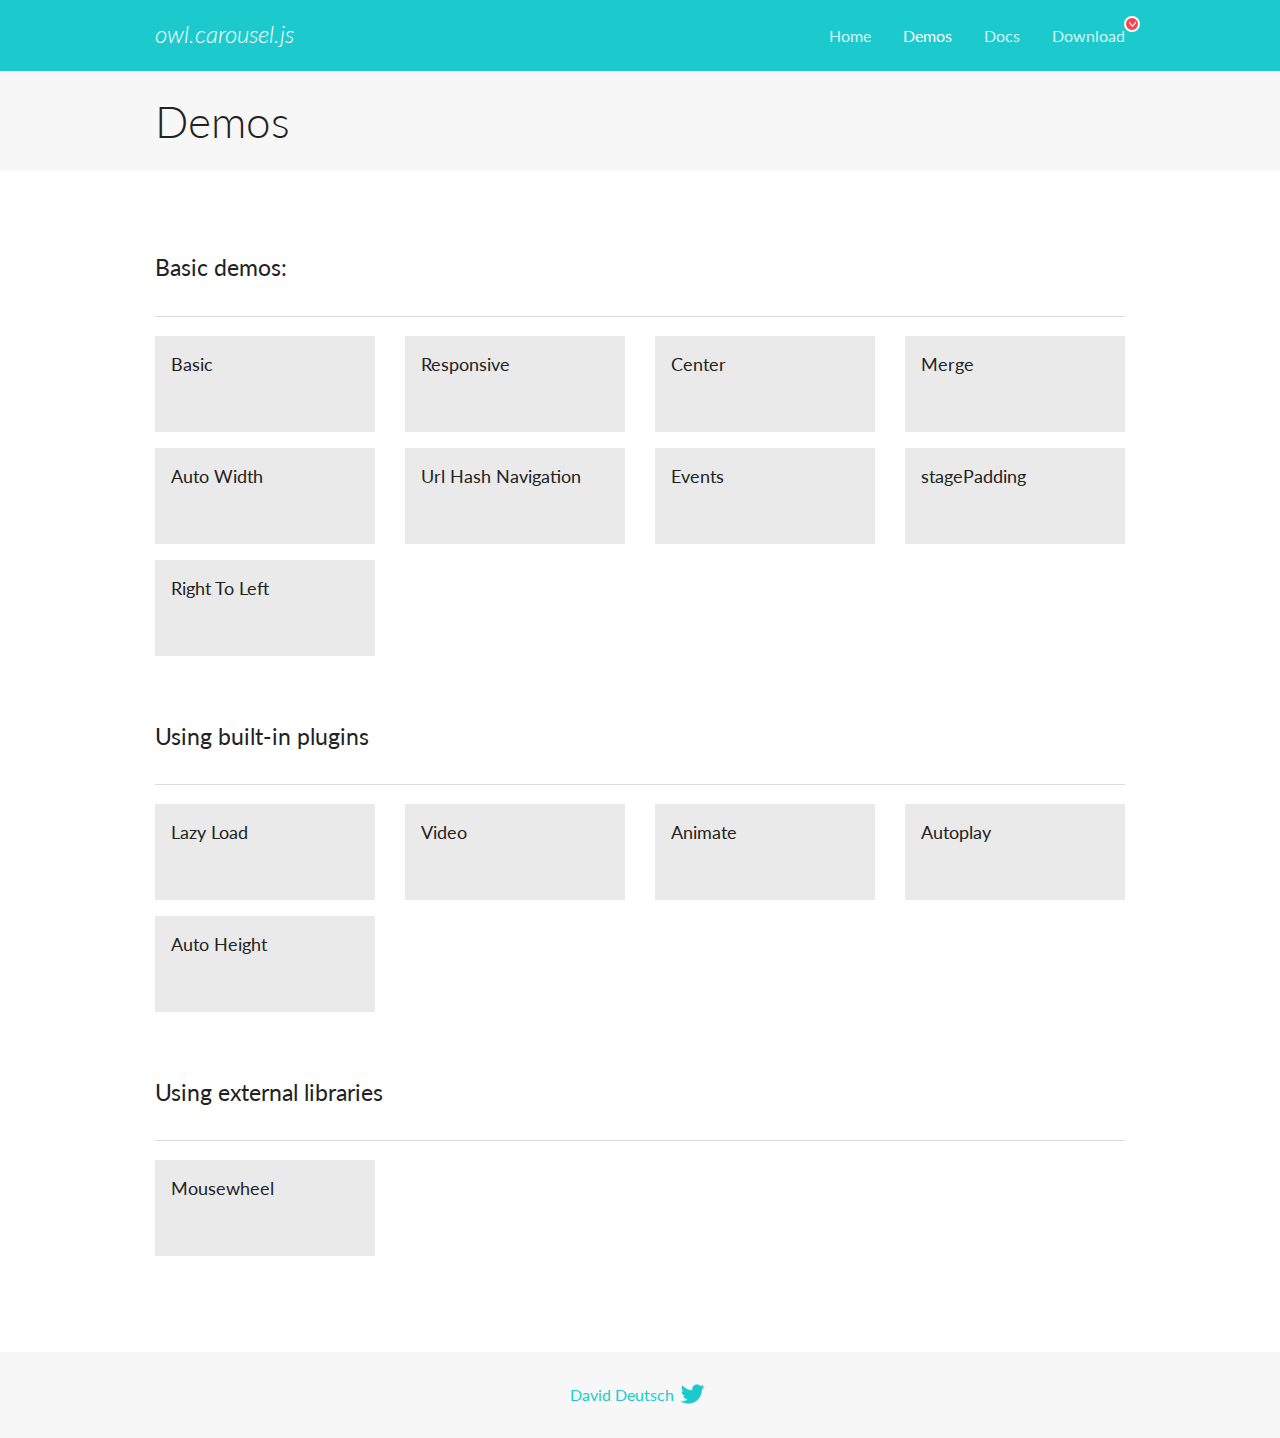
<file: OwlCarousel2-2.3.4/docs/demos/demos.html>
<!DOCTYPE html>
<html lang="en">
  <head>

    <!-- head -->
    <meta charset="utf-8">
    <meta name="msapplication-tap-highlight" content="no" />
    <meta name="viewport" content="width=device-width, initial-scale=1.0" />
    <meta name="description" content="A list of Owl Carousel examples.">
    <meta name="author" content="David Deutsch">
    <title>
      Demos | Owl Carousel | 2.3.4
    </title>

    <!-- Stylesheets -->
    <link href='https://fonts.googleapis.com/css?family=Lato:300,400,700,400italic,300italic' rel='stylesheet' type='text/css'>
    <link rel="stylesheet" href="../assets/css/docs.theme.min.css">

    <!-- Owl Stylesheets -->
    <link rel="stylesheet" href="../assets/owlcarousel/assets/owl.carousel.min.css">
    <link rel="stylesheet" href="../assets/owlcarousel/assets/owl.theme.default.min.css">

    <!-- HTML5 shim and Respond.js IE8 support of HTML5 elements and media queries -->

    <!--[if lt IE 9]>
      <script src="https://oss.maxcdn.com/libs/html5shiv/3.7.0/html5shiv.js"></script>
      <script src="https://oss.maxcdn.com/libs/respond.js/1.3.0/respond.min.js"></script>
    <![endif]-->

    <!-- Favicons -->
    <link rel="apple-touch-icon-precomposed" sizes="144x144" href="../assets/ico/apple-touch-icon-144-precomposed.png">
    <link rel="shortcut icon" href="../assets/ico/favicon.png">
    <link rel="shortcut icon" href="favicon.ico">

    <!-- Yeah i know js should not be in header. Its required for demos.-->

    <!-- javascript -->
    <script src="../assets/vendors/jquery.min.js"></script>
    <script src="../assets/owlcarousel/owl.carousel.js"></script>
  </head>
  <body>

    <!-- header -->
    <header class="header">
      <div class="row">
        <div class="large-12 columns">
          <div class="brand left">
            <h3>
              <a href="/OwlCarousel2/">owl.carousel.js</a> 
            </h3>
          </div>
          <a id="toggle-nav" class="right">
            <span></span> <span></span> <span></span> 
          </a> 
          <div class="nav-bar">
            <ul class="clearfix">
              <li> <a href="/OwlCarousel2/index.html">Home</a>  </li>
              <li class="active">
                <a href="/OwlCarousel2/demos/demos.html">Demos</a> 
              </li>
              <li> <a href="/OwlCarousel2/docs/started-welcome.html">Docs</a>  </li>
              <li>
                <a href="https://github.com/OwlCarousel2/OwlCarousel2/archive/2.3.4.zip">Download</a> 
                <span class="download"></span> 
              </li>
            </ul>
          </div>
        </div>
      </div>
    </header>

    <!-- title -->
    <section class="title">
      <div class="row">
        <div class="large-12 columns">
          <h1>Demos</h1>
        </div>
      </div>
    </section>

    <!--  Demos -->
    <section id="demos">
      <div class="row">
        <div class="large-12 columns">
          <h4 id="basic-demos-">Basic demos:</h4>
          <hr>
          <div class="demo-list">
            <div class="row">
              <div class="small-6 medium-4 large-3 columns">
                <a href="basic.html" class="demo-block">
                  <h5>Basic </h5>
                </a> 
              </div>
              <div class="small-6 medium-4 large-3 columns">
                <a href="responsive.html" class="demo-block">
                  <h5>Responsive </h5>
                </a> 
              </div>
              <div class="small-6 medium-4 large-3 columns">
                <a href="center.html" class="demo-block">
                  <h5>Center </h5>
                </a> 
              </div>
              <div class="small-6 medium-4 large-3 columns">
                <a href="merge.html" class="demo-block">
                  <h5>Merge </h5>
                </a> 
              </div>
              <div class="small-6 medium-4 large-3 columns">
                <a href="autowidth.html" class="demo-block">
                  <h5>Auto Width </h5>
                </a> 
              </div>
              <div class="small-6 medium-4 large-3 columns">
                <a href="urlhashnav.html" class="demo-block">
                  <h5>Url Hash Navigation </h5>
                </a> 
              </div>
              <div class="small-6 medium-4 large-3 columns">
                <a href="events.html" class="demo-block">
                  <h5>Events </h5>
                </a> 
              </div>
              <div class="small-6 medium-4 large-3 columns">
                <a href="stagepadding.html" class="demo-block">
                  <h5>stagePadding </h5>
                </a> 
              </div>
              <div class="small-6 medium-4 large-3 columns">
                <a href="rtl.html" class="demo-block">
                  <h5>Right To Left </h5>
                </a> 
              </div>
            </div>
          </div>
          <h4 id="using-built-in-plugins">Using built-in plugins</h4>
          <hr>
          <div class="demo-list">
            <div class="row">
              <div class="small-6 medium-4 large-3 columns">
                <a href="lazyLoad.html" class="demo-block">
                  <h5>Lazy Load </h5>
                </a> 
              </div>
              <div class="small-6 medium-4 large-3 columns">
                <a href="video.html" class="demo-block">
                  <h5>Video </h5>
                </a> 
              </div>
              <div class="small-6 medium-4 large-3 columns">
                <a href="animate.html" class="demo-block">
                  <h5>Animate </h5>
                </a> 
              </div>
              <div class="small-6 medium-4 large-3 columns">
                <a href="autoplay.html" class="demo-block">
                  <h5>Autoplay </h5>
                </a> 
              </div>
              <div class="small-6 medium-4 large-3 columns">
                <a href="autoheight.html" class="demo-block">
                  <h5>Auto Height </h5>
                </a> 
              </div>
            </div>
          </div>
          <h4 id="using-external-libraries">Using external libraries</h4>
          <hr>
          <div class="demo-list">
            <div class="row">
              <div class="small-6 medium-4 large-3 columns">
                <a href="mousewheel.html" class="demo-block">
                  <h5>Mousewheel </h5>
                </a> 
              </div>
            </div>
          </div>
        </div>
      </div>
    </section>

    <!-- footer -->
    <footer class="footer">
      <div class="row">
        <div class="large-12 columns">
          <h5>
            <a href="/OwlCarousel2/docs/support-contact.html">David Deutsch</a> 
            <a id="custom-tweet-button" href="https://twitter.com/share?url=https://github.com/OwlCarousel2/OwlCarousel2&text=Owl Carousel - This is so awesome! " target="_blank"></a> 
          </h5>
        </div>
      </div>
    </footer>

    <!-- vendors -->
    <script src="../assets/vendors/highlight.js"></script>
    <script src="../assets/js/app.js"></script>
  </body>
</html>
</file>
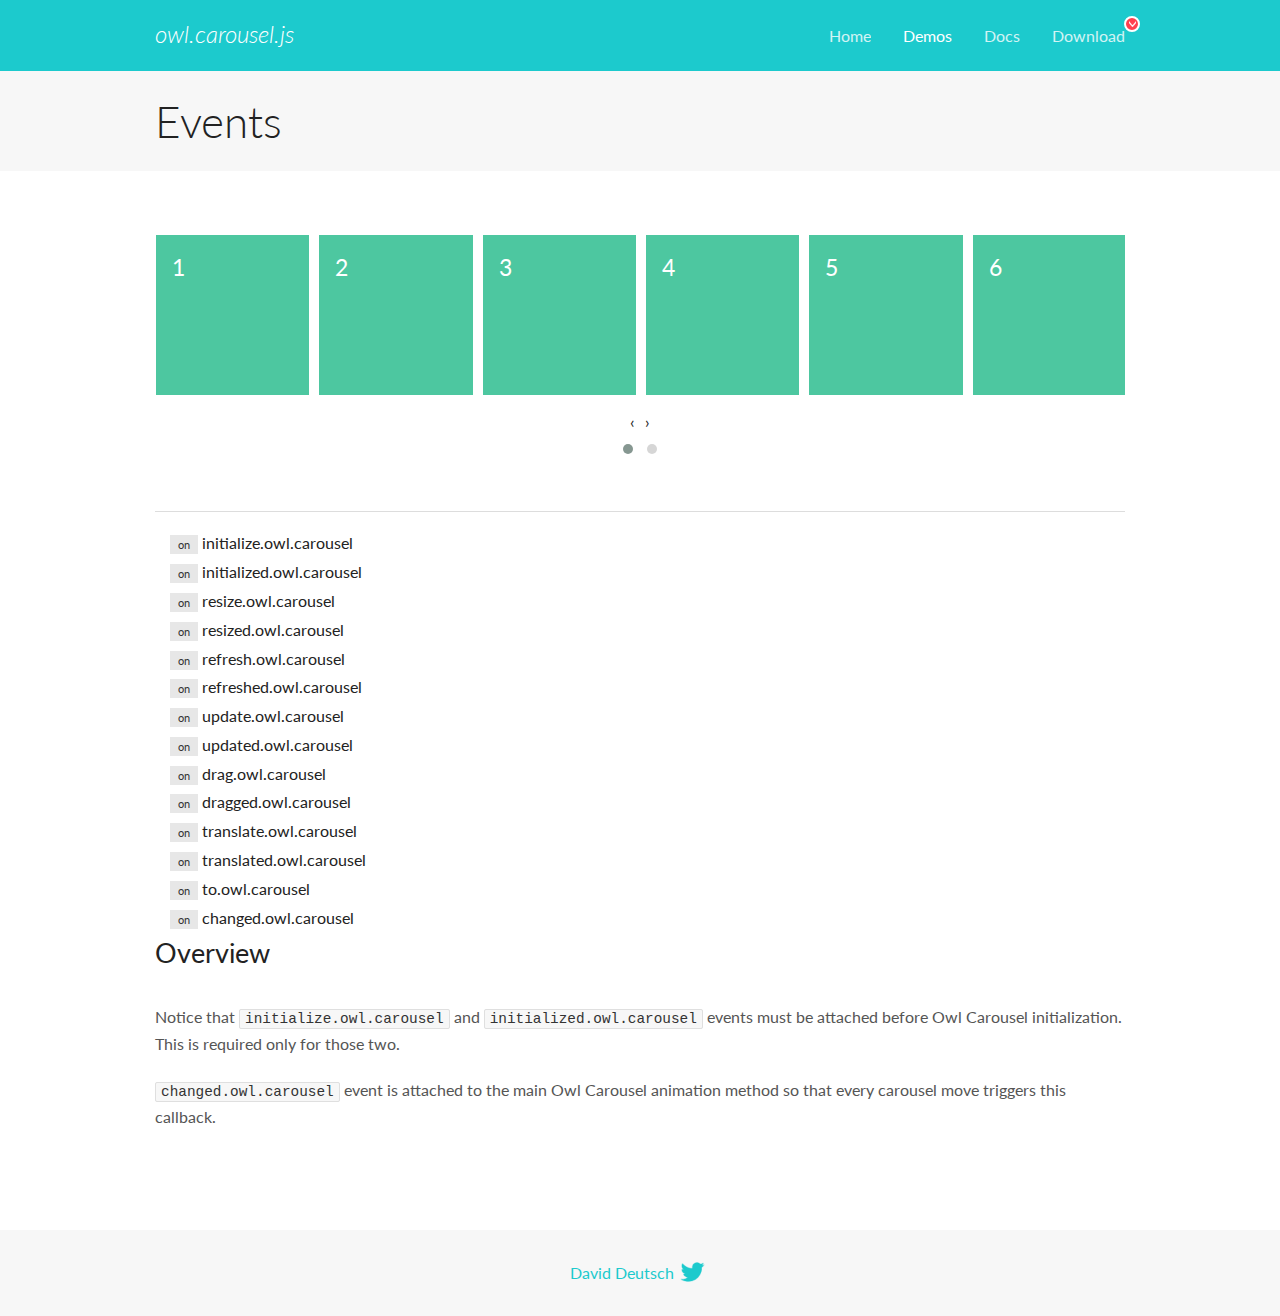
<file: OwlCarousel2-2.3.4/docs/demos/events.html>
<!DOCTYPE html>
<html lang="en">
  <head>

    <!-- head -->
    <meta charset="utf-8">
    <meta name="msapplication-tap-highlight" content="no" />
    <meta name="viewport" content="width=device-width, initial-scale=1.0" />
    <meta name="description" content="Events usage demo">
    <meta name="author" content="David Deutsch">
    <title>
      Events Demo | Owl Carousel | 2.3.4
    </title>

    <!-- Stylesheets -->
    <link href='https://fonts.googleapis.com/css?family=Lato:300,400,700,400italic,300italic' rel='stylesheet' type='text/css'>
    <link rel="stylesheet" href="../assets/css/docs.theme.min.css">

    <!-- Owl Stylesheets -->
    <link rel="stylesheet" href="../assets/owlcarousel/assets/owl.carousel.min.css">
    <link rel="stylesheet" href="../assets/owlcarousel/assets/owl.theme.default.min.css">

    <!-- HTML5 shim and Respond.js IE8 support of HTML5 elements and media queries -->

    <!--[if lt IE 9]>
      <script src="https://oss.maxcdn.com/libs/html5shiv/3.7.0/html5shiv.js"></script>
      <script src="https://oss.maxcdn.com/libs/respond.js/1.3.0/respond.min.js"></script>
    <![endif]-->

    <!-- Favicons -->
    <link rel="apple-touch-icon-precomposed" sizes="144x144" href="../assets/ico/apple-touch-icon-144-precomposed.png">
    <link rel="shortcut icon" href="../assets/ico/favicon.png">
    <link rel="shortcut icon" href="favicon.ico">

    <!-- Yeah i know js should not be in header. Its required for demos.-->

    <!-- javascript -->
    <script src="../assets/vendors/jquery.min.js"></script>
    <script src="../assets/owlcarousel/owl.carousel.js"></script>
  </head>
  <body>

    <!-- header -->
    <header class="header">
      <div class="row">
        <div class="large-12 columns">
          <div class="brand left">
            <h3>
              <a href="/OwlCarousel2/">owl.carousel.js</a> 
            </h3>
          </div>
          <a id="toggle-nav" class="right">
            <span></span> <span></span> <span></span> 
          </a> 
          <div class="nav-bar">
            <ul class="clearfix">
              <li> <a href="/OwlCarousel2/index.html">Home</a>  </li>
              <li class="active">
                <a href="/OwlCarousel2/demos/demos.html">Demos</a> 
              </li>
              <li> <a href="/OwlCarousel2/docs/started-welcome.html">Docs</a>  </li>
              <li>
                <a href="https://github.com/OwlCarousel2/OwlCarousel2/archive/2.3.4.zip">Download</a> 
                <span class="download"></span> 
              </li>
            </ul>
          </div>
        </div>
      </div>
    </header>

    <!-- title -->
    <section class="title">
      <div class="row">
        <div class="large-12 columns">
          <h1>Events</h1>
        </div>
      </div>
    </section>

    <!--  Demos -->
    <section id="demos">
      <div class="row">
        <div class="large-12 columns">
          <div class="owl-carousel owl-theme">
            <div class="item">
              <h4>1</h4>
            </div>
            <div class="item">
              <h4>2</h4>
            </div>
            <div class="item">
              <h4>3</h4>
            </div>
            <div class="item">
              <h4>4</h4>
            </div>
            <div class="item">
              <h4>5</h4>
            </div>
            <div class="item">
              <h4>6</h4>
            </div>
            <div class="item">
              <h4>7</h4>
            </div>
            <div class="item">
              <h4>8</h4>
            </div>
            <div class="item">
              <h4>9</h4>
            </div>
            <div class="item">
              <h4>10</h4>
            </div>
            <div class="item">
              <h4>11</h4>
            </div>
            <div class="item">
              <h4>12</h4>
            </div>
          </div>
          <hr>
          <div class="large-12 columns callbacks">
            <div><span class="label secondary initialize">on</span>  initialize.owl.carousel </div>
            <div><span class="label secondary initialized">on</span>  initialized.owl.carousel </div>
            <div><span class="label secondary resize">on</span>  resize.owl.carousel </div>
            <div><span class="label secondary resized">on</span>  resized.owl.carousel </div>
            <div><span class="label secondary refresh">on</span>  refresh.owl.carousel </div>
            <div><span class="label secondary refreshed">on</span>  refreshed.owl.carousel </div>
            <div><span class="label secondary update">on</span>  update.owl.carousel </div>
            <div><span class="label secondary updated">on</span>  updated.owl.carousel </div>
            <div><span class="label secondary drag">on</span>  drag.owl.carousel </div>
            <div><span class="label secondary dragged">on</span>  dragged.owl.carousel </div>
            <div><span class="label secondary translate">on</span>  translate.owl.carousel </div>
            <div><span class="label secondary translated">on</span>  translated.owl.carousel </div>
            <div><span class="label secondary to">on</span>  to.owl.carousel </div>
            <div><span class="label secondary changed">on</span>  changed.owl.carousel </div>
          </div>
          <h3 id="overview">Overview</h3>
          <p>Notice that <code>initialize.owl.carousel</code> and <code>initialized.owl.carousel</code> events must be attached before Owl Carousel initialization. This is required only for those two.</p>
          <p><code>changed.owl.carousel</code> event is attached to the main Owl Carousel animation method so that every carousel move triggers this callback.</p>
          <script>
            jQuery(document).ready(function($) {
              var owl = $('.owl-carousel');
              owl.on('initialize.owl.carousel initialized.owl.carousel ' +
                'initialize.owl.carousel initialize.owl.carousel ' +
                'resize.owl.carousel resized.owl.carousel ' +
                'refresh.owl.carousel refreshed.owl.carousel ' +
                'update.owl.carousel updated.owl.carousel ' +
                'drag.owl.carousel dragged.owl.carousel ' +
                'translate.owl.carousel translated.owl.carousel ' +
                'to.owl.carousel changed.owl.carousel',
                function(e) {
                  $('.' + e.type)
                    .removeClass('secondary')
                    .addClass('success');
                  window.setTimeout(function() {
                    $('.' + e.type)
                      .removeClass('success')
                      .addClass('secondary');
                  }, 500);
                });
              owl.owlCarousel({
                loop: true,
                nav: true,
                lazyLoad: true,
                margin: 10,
                video: true,
                responsive: {
                  0: {
                    items: 1
                  },
                  600: {
                    items: 3
                  },
                  960: {
                    items: 5,
                  },
                  1200: {
                    items: 6
                  }
                }
              });
            });
          </script>
        </div>
      </div>
    </section>

    <!-- footer -->
    <footer class="footer">
      <div class="row">
        <div class="large-12 columns">
          <h5>
            <a href="/OwlCarousel2/docs/support-contact.html">David Deutsch</a> 
            <a id="custom-tweet-button" href="https://twitter.com/share?url=https://github.com/OwlCarousel2/OwlCarousel2&text=Owl Carousel - This is so awesome! " target="_blank"></a> 
          </h5>
        </div>
      </div>
    </footer>

    <!-- vendors -->
    <script src="../assets/vendors/highlight.js"></script>
    <script src="../assets/js/app.js"></script>
  </body>
</html>
</file>
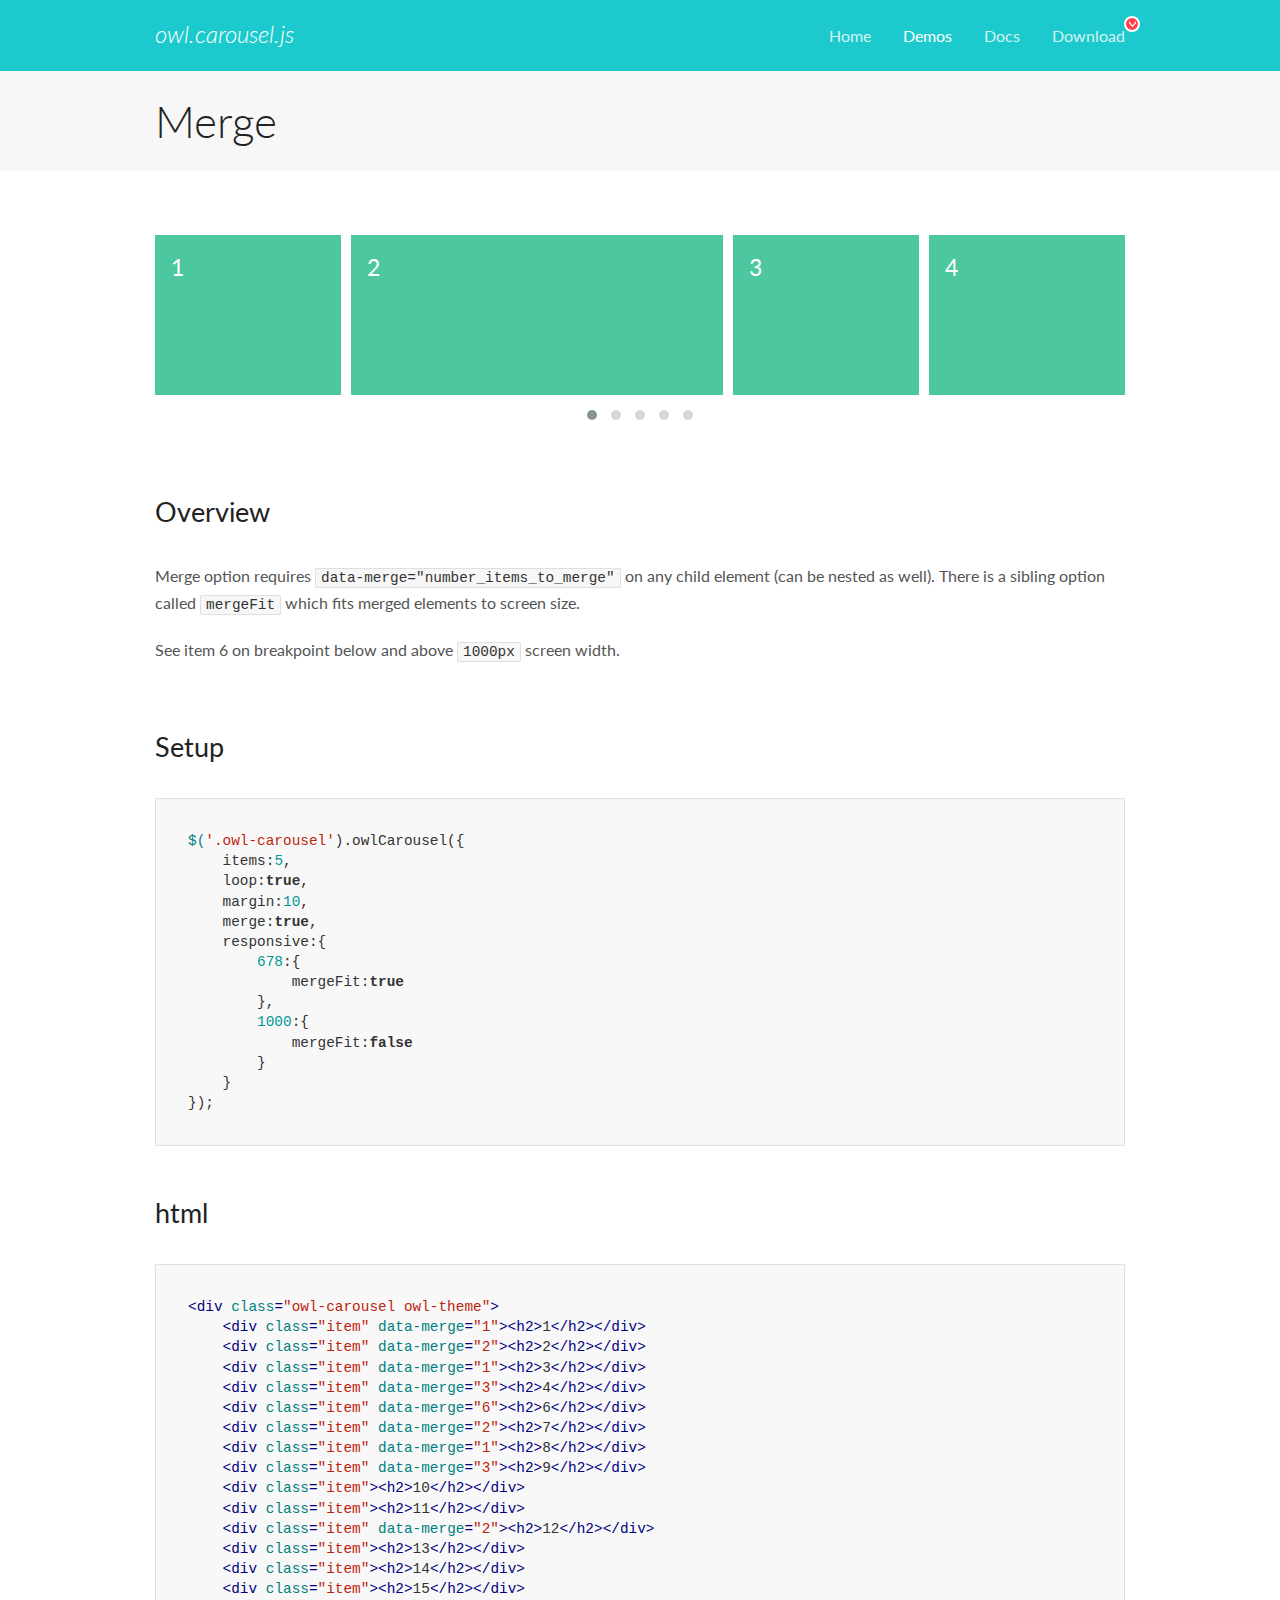
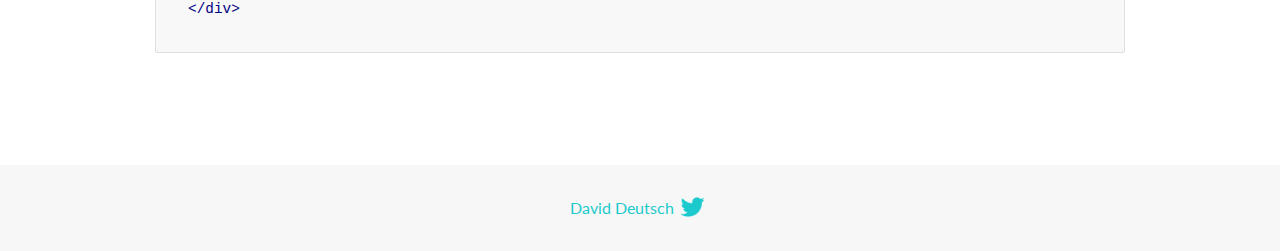
<file: OwlCarousel2-2.3.4/docs/demos/merge.html>
<!DOCTYPE html>
<html lang="en">
  <head>

    <!-- head -->
    <meta charset="utf-8">
    <meta name="msapplication-tap-highlight" content="no" />
    <meta name="viewport" content="width=device-width, initial-scale=1.0" />
    <meta name="description" content="Merge Items">
    <meta name="author" content="David Deutsch">
    <title>
      Merge Demo | Owl Carousel | 2.3.4
    </title>

    <!-- Stylesheets -->
    <link href='https://fonts.googleapis.com/css?family=Lato:300,400,700,400italic,300italic' rel='stylesheet' type='text/css'>
    <link rel="stylesheet" href="../assets/css/docs.theme.min.css">

    <!-- Owl Stylesheets -->
    <link rel="stylesheet" href="../assets/owlcarousel/assets/owl.carousel.min.css">
    <link rel="stylesheet" href="../assets/owlcarousel/assets/owl.theme.default.min.css">

    <!-- HTML5 shim and Respond.js IE8 support of HTML5 elements and media queries -->

    <!--[if lt IE 9]>
      <script src="https://oss.maxcdn.com/libs/html5shiv/3.7.0/html5shiv.js"></script>
      <script src="https://oss.maxcdn.com/libs/respond.js/1.3.0/respond.min.js"></script>
    <![endif]-->

    <!-- Favicons -->
    <link rel="apple-touch-icon-precomposed" sizes="144x144" href="../assets/ico/apple-touch-icon-144-precomposed.png">
    <link rel="shortcut icon" href="../assets/ico/favicon.png">
    <link rel="shortcut icon" href="favicon.ico">

    <!-- Yeah i know js should not be in header. Its required for demos.-->

    <!-- javascript -->
    <script src="../assets/vendors/jquery.min.js"></script>
    <script src="../assets/owlcarousel/owl.carousel.js"></script>
  </head>
  <body>

    <!-- header -->
    <header class="header">
      <div class="row">
        <div class="large-12 columns">
          <div class="brand left">
            <h3>
              <a href="/OwlCarousel2/">owl.carousel.js</a> 
            </h3>
          </div>
          <a id="toggle-nav" class="right">
            <span></span> <span></span> <span></span> 
          </a> 
          <div class="nav-bar">
            <ul class="clearfix">
              <li> <a href="/OwlCarousel2/index.html">Home</a>  </li>
              <li class="active">
                <a href="/OwlCarousel2/demos/demos.html">Demos</a> 
              </li>
              <li> <a href="/OwlCarousel2/docs/started-welcome.html">Docs</a>  </li>
              <li>
                <a href="https://github.com/OwlCarousel2/OwlCarousel2/archive/2.3.4.zip">Download</a> 
                <span class="download"></span> 
              </li>
            </ul>
          </div>
        </div>
      </div>
    </header>

    <!-- title -->
    <section class="title">
      <div class="row">
        <div class="large-12 columns">
          <h1>Merge</h1>
        </div>
      </div>
    </section>

    <!--  Demos -->
    <section id="demos">
      <div class="row">
        <div class="large-12 columns">
          <div class="owl-carousel owl-theme">
            <div class="item" data-merge="1">
              <h4>1</h4>
            </div>
            <div class="item" data-merge="2">
              <h4>2</h4>
            </div>
            <div class="item" data-merge="1">
              <h4>3</h4>
            </div>
            <div class="item" data-merge="3">
              <h4>4</h4>
            </div>
            <div class="item" data-merge="6">
              <h4>6</h4>
            </div>
            <div class="item" data-merge="2">
              <h4>7</h4>
            </div>
            <div class="item" data-merge="1">
              <h4>8</h4>
            </div>
            <div class="item" data-merge="3">
              <h4>9</h4>
            </div>
            <div class="item">
              <h4>10</h4>
            </div>
            <div class="item">
              <h4>11</h4>
            </div>
            <div class="item" data-merge="2">
              <h4>12</h4>
            </div>
            <div class="item">
              <h4>13</h4>
            </div>
            <div class="item">
              <h4>14</h4>
            </div>
            <div class="item">
              <h4>15</h4>
            </div>
          </div>
          <h3 id="overview">Overview</h3>
          <p>Merge option requires <code>data-merge=&quot;number_items_to_merge&quot;</code> on any child element (can be nested as well). There is a sibling option called <code>mergeFit</code> which fits merged elements to screen size. </p>
          <p>See item 6 on breakpoint below and above <code>1000px</code> screen width.</p>
          <h3 id="setup">Setup</h3>
          <pre><code>$(&#39;.owl-carousel&#39;).owlCarousel({
    items:5,
    loop:true,
    margin:10,
    merge:true,
    responsive:{
        678:{
            mergeFit:true
        },
        1000:{
            mergeFit:false
        }
    }
});</code></pre>
          <h3 id="html">html</h3>
          <pre><code>&lt;div class=&quot;owl-carousel owl-theme&quot;&gt;
    &lt;div class=&quot;item&quot; data-merge=&quot;1&quot;&gt;&lt;h2&gt;1&lt;/h2&gt;&lt;/div&gt;
    &lt;div class=&quot;item&quot; data-merge=&quot;2&quot;&gt;&lt;h2&gt;2&lt;/h2&gt;&lt;/div&gt;
    &lt;div class=&quot;item&quot; data-merge=&quot;1&quot;&gt;&lt;h2&gt;3&lt;/h2&gt;&lt;/div&gt;
    &lt;div class=&quot;item&quot; data-merge=&quot;3&quot;&gt;&lt;h2&gt;4&lt;/h2&gt;&lt;/div&gt;
    &lt;div class=&quot;item&quot; data-merge=&quot;6&quot;&gt;&lt;h2&gt;6&lt;/h2&gt;&lt;/div&gt;
    &lt;div class=&quot;item&quot; data-merge=&quot;2&quot;&gt;&lt;h2&gt;7&lt;/h2&gt;&lt;/div&gt;
    &lt;div class=&quot;item&quot; data-merge=&quot;1&quot;&gt;&lt;h2&gt;8&lt;/h2&gt;&lt;/div&gt;
    &lt;div class=&quot;item&quot; data-merge=&quot;3&quot;&gt;&lt;h2&gt;9&lt;/h2&gt;&lt;/div&gt;
    &lt;div class=&quot;item&quot;&gt;&lt;h2&gt;10&lt;/h2&gt;&lt;/div&gt;
    &lt;div class=&quot;item&quot;&gt;&lt;h2&gt;11&lt;/h2&gt;&lt;/div&gt;
    &lt;div class=&quot;item&quot; data-merge=&quot;2&quot;&gt;&lt;h2&gt;12&lt;/h2&gt;&lt;/div&gt;
    &lt;div class=&quot;item&quot;&gt;&lt;h2&gt;13&lt;/h2&gt;&lt;/div&gt;
    &lt;div class=&quot;item&quot;&gt;&lt;h2&gt;14&lt;/h2&gt;&lt;/div&gt;
    &lt;div class=&quot;item&quot;&gt;&lt;h2&gt;15&lt;/h2&gt;&lt;/div&gt;
&lt;/div&gt;</code></pre>
          <script>
            $(document).ready(function() {
              $('.owl-carousel').owlCarousel({
                items: 5,
                loop: true,
                margin: 10,
                merge: true,
                responsive: {
                  678: {
                    mergeFit: true
                  },
                  1000: {
                    mergeFit: false
                  }
                }
              });
            })
          </script>
        </div>
      </div>
    </section>

    <!-- footer -->
    <footer class="footer">
      <div class="row">
        <div class="large-12 columns">
          <h5>
            <a href="/OwlCarousel2/docs/support-contact.html">David Deutsch</a> 
            <a id="custom-tweet-button" href="https://twitter.com/share?url=https://github.com/OwlCarousel2/OwlCarousel2&text=Owl Carousel - This is so awesome! " target="_blank"></a> 
          </h5>
        </div>
      </div>
    </footer>

    <!-- vendors -->
    <script src="../assets/vendors/highlight.js"></script>
    <script src="../assets/js/app.js"></script>
  </body>
</html>
</file>
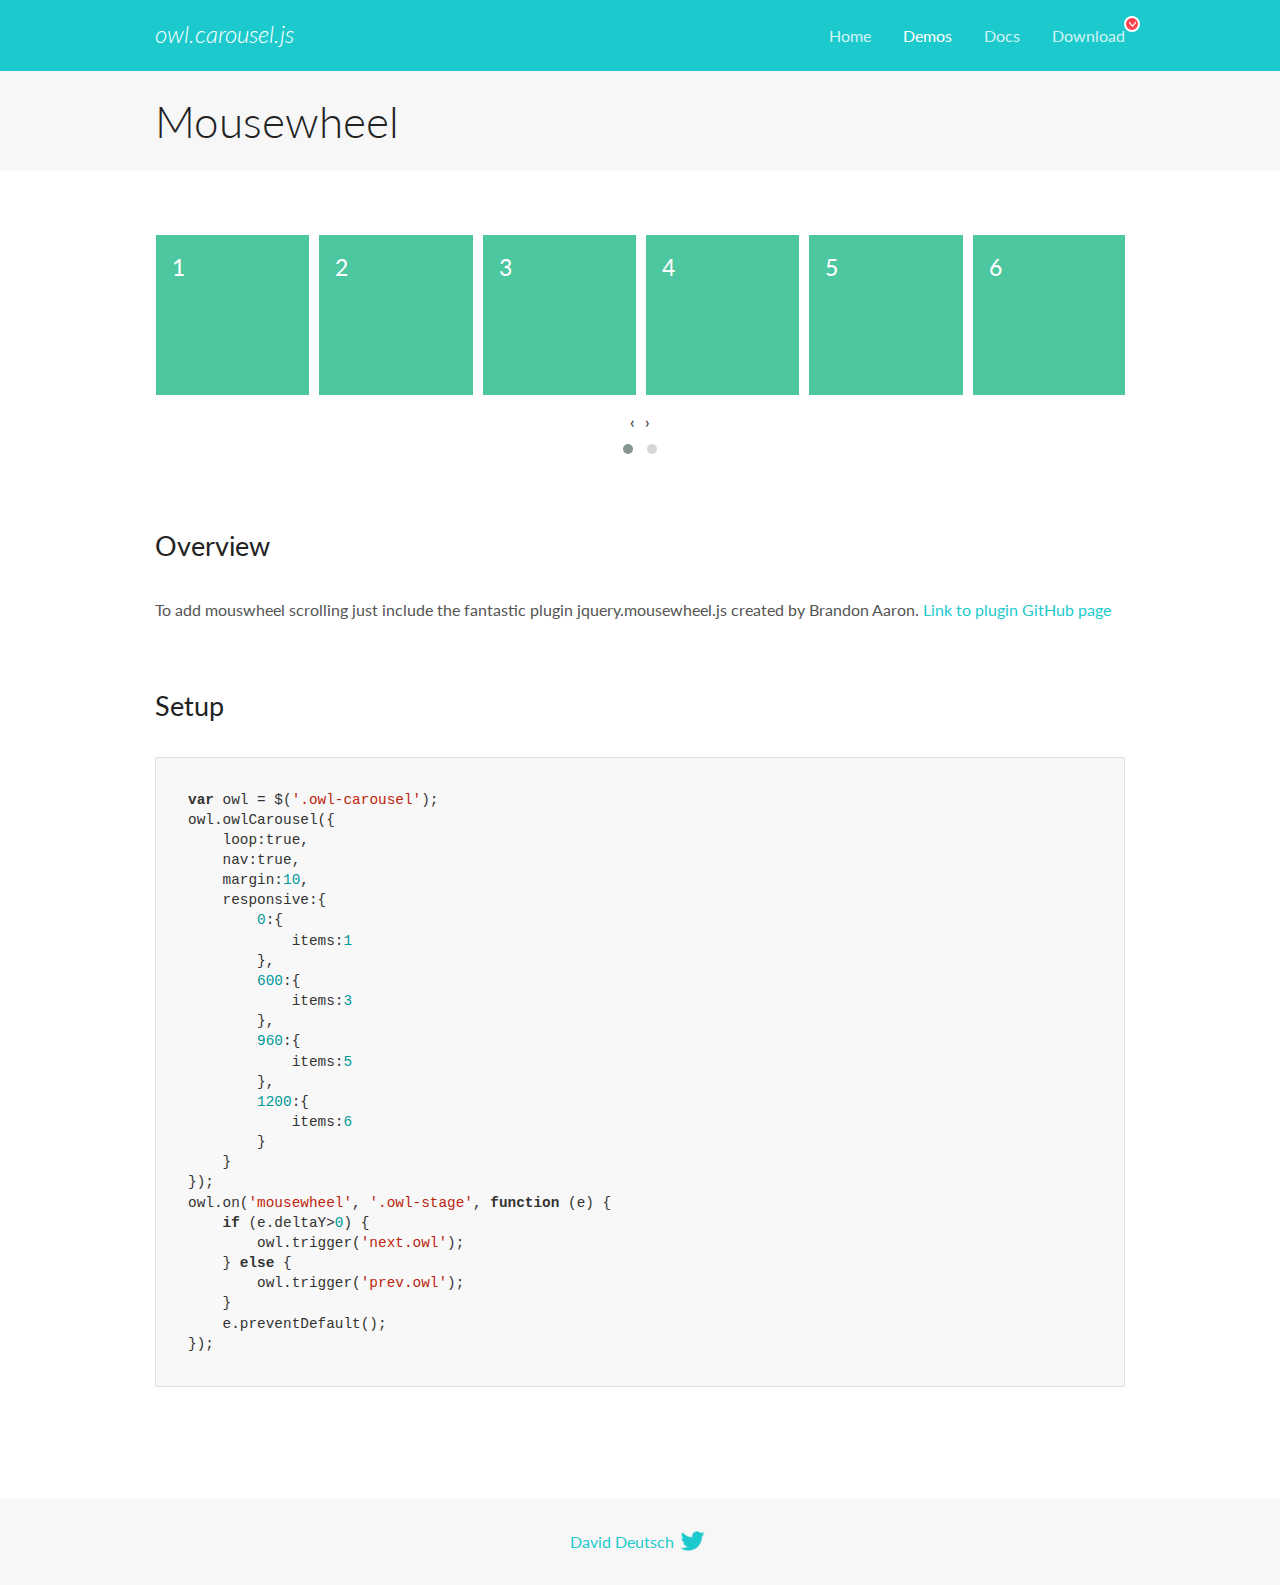
<file: OwlCarousel2-2.3.4/docs/demos/mousewheel.html>
<!DOCTYPE html>
<html lang="en">
  <head>

    <!-- head -->
    <meta charset="utf-8">
    <meta name="msapplication-tap-highlight" content="no" />
    <meta name="viewport" content="width=device-width, initial-scale=1.0" />
    <meta name="description" content="Mousewheel usage demo">
    <meta name="author" content="David Deutsch">
    <title>
      Mousewheel Demo | Owl Carousel | 2.3.4
    </title>

    <!-- Stylesheets -->
    <link href='https://fonts.googleapis.com/css?family=Lato:300,400,700,400italic,300italic' rel='stylesheet' type='text/css'>
    <link rel="stylesheet" href="../assets/css/docs.theme.min.css">

    <!-- Owl Stylesheets -->
    <link rel="stylesheet" href="../assets/owlcarousel/assets/owl.carousel.min.css">
    <link rel="stylesheet" href="../assets/owlcarousel/assets/owl.theme.default.min.css">

    <!-- HTML5 shim and Respond.js IE8 support of HTML5 elements and media queries -->

    <!--[if lt IE 9]>
      <script src="https://oss.maxcdn.com/libs/html5shiv/3.7.0/html5shiv.js"></script>
      <script src="https://oss.maxcdn.com/libs/respond.js/1.3.0/respond.min.js"></script>
    <![endif]-->

    <!-- Favicons -->
    <link rel="apple-touch-icon-precomposed" sizes="144x144" href="../assets/ico/apple-touch-icon-144-precomposed.png">
    <link rel="shortcut icon" href="../assets/ico/favicon.png">
    <link rel="shortcut icon" href="favicon.ico">

    <!-- Yeah i know js should not be in header. Its required for demos.-->

    <!-- javascript -->
    <script src="../assets/vendors/jquery.min.js"></script>
    <script src="../assets/owlcarousel/owl.carousel.js"></script>
  </head>
  <body>

    <!-- header -->
    <header class="header">
      <div class="row">
        <div class="large-12 columns">
          <div class="brand left">
            <h3>
              <a href="/OwlCarousel2/">owl.carousel.js</a> 
            </h3>
          </div>
          <a id="toggle-nav" class="right">
            <span></span> <span></span> <span></span> 
          </a> 
          <div class="nav-bar">
            <ul class="clearfix">
              <li> <a href="/OwlCarousel2/index.html">Home</a>  </li>
              <li class="active">
                <a href="/OwlCarousel2/demos/demos.html">Demos</a> 
              </li>
              <li> <a href="/OwlCarousel2/docs/started-welcome.html">Docs</a>  </li>
              <li>
                <a href="https://github.com/OwlCarousel2/OwlCarousel2/archive/2.3.4.zip">Download</a> 
                <span class="download"></span> 
              </li>
            </ul>
          </div>
        </div>
      </div>
    </header>

    <!-- title -->
    <section class="title">
      <div class="row">
        <div class="large-12 columns">
          <h1>Mousewheel</h1>
        </div>
      </div>
    </section>

    <!--  Demos -->
    <section id="demos">
      <div class="row">
        <div class="large-12 columns">
          <div class="owl-carousel owl-theme">
            <div class="item">
              <h4>1</h4>
            </div>
            <div class="item">
              <h4>2</h4>
            </div>
            <div class="item">
              <h4>3</h4>
            </div>
            <div class="item">
              <h4>4</h4>
            </div>
            <div class="item">
              <h4>5</h4>
            </div>
            <div class="item">
              <h4>6</h4>
            </div>
            <div class="item">
              <h4>7</h4>
            </div>
            <div class="item">
              <h4>8</h4>
            </div>
            <div class="item">
              <h4>9</h4>
            </div>
            <div class="item">
              <h4>10</h4>
            </div>
            <div class="item">
              <h4>11</h4>
            </div>
            <div class="item">
              <h4>12</h4>
            </div>
          </div>
          <h3 id="overview">Overview</h3>
          <p>To add mouswheel scrolling just include the fantastic plugin jquery.mousewheel.js created by Brandon Aaron.
            <a href="https://github.com/brandonaaron/jquery-mousewheel">Link to plugin GitHub page</a> 
          </p>
          <h3 id="setup">Setup</h3>
          <pre><code>var owl = $(&#39;.owl-carousel&#39;);
owl.owlCarousel({
    loop:true,
    nav:true,
    margin:10,
    responsive:{
        0:{
            items:1
        },
        600:{
            items:3
        },            
        960:{
            items:5
        },
        1200:{
            items:6
        }
    }
});
owl.on(&#39;mousewheel&#39;, &#39;.owl-stage&#39;, function (e) {
    if (e.deltaY&gt;0) {
        owl.trigger(&#39;next.owl&#39;);
    } else {
        owl.trigger(&#39;prev.owl&#39;);
    }
    e.preventDefault();
});</code></pre>
          <script src="../assets/vendors/jquery.mousewheel.min.js"></script>
          <script>
            $(document).ready(function() {
              var owl = $('.owl-carousel');
              owl.owlCarousel({
                loop: true,
                nav: true,
                margin: 10,
                responsive: {
                  0: {
                    items: 1
                  },
                  600: {
                    items: 3
                  },
                  960: {
                    items: 5
                  },
                  1200: {
                    items: 6
                  }
                }
              });
              owl.on('mousewheel', '.owl-stage', function(e) {
                if (e.deltaY > 0) {
                  owl.trigger('next.owl');
                } else {
                  owl.trigger('prev.owl');
                }
                e.preventDefault();
              });
            })
          </script>
        </div>
      </div>
    </section>

    <!-- footer -->
    <footer class="footer">
      <div class="row">
        <div class="large-12 columns">
          <h5>
            <a href="/OwlCarousel2/docs/support-contact.html">David Deutsch</a> 
            <a id="custom-tweet-button" href="https://twitter.com/share?url=https://github.com/OwlCarousel2/OwlCarousel2&text=Owl Carousel - This is so awesome! " target="_blank"></a> 
          </h5>
        </div>
      </div>
    </footer>

    <!-- vendors -->
    <script src="../assets/vendors/highlight.js"></script>
    <script src="../assets/js/app.js"></script>
  </body>
</html>
</file>
<file: pages/work/work.css>
*{
    margin: 0;
    padding: 0;
    box-sizing: border-box;
}

body{
    background: #181A19;
}
body a{
    color: #81BECB;
}
header{
    background: #181A19;
    margin-left: 20px;
}
main{
    background: url("../../image/Фон.png");
}
li{
    list-style: none;
}
.moviedb_header{
    display: flex;
    align-items: center;
}
.moviedb_header a{
    color: white;
    padding: 30px;
}

.moviedb_header ul{
    display: flex;
    align-items: center;
    list-style: none;
}
.moviedb_header li{
    color: white;
    padding: 30px;
}
.search{
    display: flex;
    position: relative;
}
.input{
    padding: 0 0 0 15px;
    background: #1B1E1E;
    border: 2px solid #252A2C;
    border-radius: 93px;
    font-size: 18px;
    width: 650px;
    height: 64px;
    color: #6D7A7C
}
.search_icon{
    position: absolute;
    left: 1735px;
    top: 30px;
    width: 29px;
    height: 29px;
}
.sec_1{
    margin-top: 10px;
    display: flex;
    background: url("../../image/cush.png") no-repeat;
    height: 702px;

}
.sec1_right{
    position: absolute;
    left: 1389px;
    top: 117px;
}
.left_top{
    background: url("../../image/Rectangle 3.png");
    width: 1370px;
}
.left_top ul{
    display: flex;
    padding: 20px 0 20px 35px;
    align-items: center;
    list-style: none;
}
.left_top li{
    color: #DBDBDB;
    padding: 5px;
    font-size: 18px;
}
.left_top li:last-child{
    color: white;
}
.left_bottom h1{
    color: white;
    margin: 67px 0 90px 100px;
    font-size: 65px;
}
.left_circle{
    position: absolute;
}
.left_circle img{
    position: relative;
    bottom: 85px;
    left: 680px;
    padding: 2px;
}
.left_text{
    position: relative;
    top: 30px;
    left: 18px;
    width: 1343px;
    height: 92px;
}
.left_text p{
    color: white;
    font-size: 20px;
}
.right_top{
    padding: 20px 100px 20px 15px;
    width: 427px;
    height: 62px;
    background: #2B2B2B;
}
.right_top h4{
    color: white;
    font-size: 19px;
}
.right_bottom{
    display: flex;
    background:  #212121;
    width: 427px;
    height: 640px;
}
.bottom_left img{
    display: flex;
    padding: 15px 15px 13px 15px;

}
.bottom_right{
    margin-top: 10px;
}
.card_time{
    display: flex;
    align-items: center;
    margin-left: 4px;
    margin-bottom: 10px;
}
.week li{
    color: #A4A4A4;
    list-style: none;
    padding: 0 10px;
}
.film_card2{
    padding-top:34px;
}
.film_card3{
    padding-top: 30px;
}
.film_card4{
    padding-top: 30px;
}
.film_card5{
    padding-top: 30px;
}
.bottom_right p{
    color: white;
    font-size: 20px;
}
.sec2{
    display: flex;
    margin-bottom: 35px;
    position: relative;
}
.sec2_right{
    position: absolute;
    right: 60px;
    top: 70px;
}
.sec2right_top{
    position: absolute;
    padding: 18px 116px 18px 20px;
    margin-left: 16px;
    margin-top: 3px;
    background: #212121;
    width: 426px;
    height: 62px;
}
.sec2right_top h1{
    color: white;
    font-size: 22px;
}
.best_text{
    position: absolute;
    font-size: 36px;
    line-height: 45px;
    font-weight: 500;
    left: 40px;
    top: 151px;
}
.best_text p{
    color: white;
}
.best_text button{
    width: 148px;
    height: 47px;
    border: 1px solid #81BECB;
    border-radius: 50px;
    font-size: 18px;
    margin-top: 20px;
    background: #81BECB;
    color: white;
}
.best_circle{
    margin-top: 161px;
    margin-left: 150px;
}
.best_circle img{
    width: 9px;
    height: 9px;
}

.sec4{
    position: relative;
    bottom: 300px
}
.sec4 a{
    color: #81BECB;
}
.sec4_left img{
   margin-top: 260px;
    width: 455px;
    height: 696px;
}
.sec4left_bottom{
    display: flex;
    position: absolute;
    top: 670px;
    left: 15px;
}
.sec4left_bottom img{
    width: 428px;
    height: 152px;
    margin-bottom: 500px;
}
.sec4left_bottom img:last-child{
    width: 428px;
    height: 216px;
    position: absolute;
    top: 150px;
}
.sec4_right{
    position: absolute;
    left: 470px;
    top: 270px;
}
.sec4_right p{
    color: white;
}
.sec4right_top h1{
    color: white;
}
.sec4right_top p{
    color: white;
}
.sec4_zag{
    padding-bottom: 45px
}
.sec4_zag h1{
    font-size: 40px;
    padding-bottom: 15px;
}
.sec4_zag p{
    font-size: 30px;
}
.sec4_information{
    width: 885px;
    height: 84px;
    background: #2B2B2B;
}
.sec4_p{
    display: flex;
    column-gap: 80px;
    font-size: 20px;
    padding-top: 15px;
    padding-left: 20px;
}

.sec4_information ul{
    display: flex;
    column-gap: 138px;
}
.sec4_information li:first-child{
    padding-top: 10px;
    padding-left: 20px;
    font-size: 18px;
}
.sec4_information li:last-child{
    padding-left: 55px;
}
.sec4_information li{
    color: white;
    padding-top: 10px;
    font-size: 18px;
}
.li3{
    padding-left: 10px;
}
.sec4_information2{
    display: flex;
    margin-top: 20px;
    width: 885px;
    height: 204px;
    background: #2B2B2B;
}
.sec4_information2 ul{
    display: flex;
    flex-direction: column;
    row-gap: 32px;
    padding-top: 15px;
}
.sec4_information2 li{
    color: white;
    padding-left: 199px;
}
.sec4_p2{
    display: flex;
    flex-direction: column;
    row-gap: 30px;
    font-size: 18px;
}
.sec4_p2 p{
    padding-left: 20px;
}
.sec4_information3{
    background: #2B2B2B;
    width: 885px;
    height: 372px;
    margin-top: 20px;
}
.rejjisor{
    background: #2B2B2B;
    display: flex;
    align-items: center;
}
.rej_zag{
    display: flex;
    position: absolute;
}
.rej_zag p{
    color: #A4A4A4;
    margin-bottom: 40px;
    margin-left: 20px;
}
.rejjisor img{
    padding-top: 60px;
    padding-left: 22px;
}
.guy_richy{
    position: absolute;
    display: flex;
    left: 70px;
    top: 845px;
}
.rejjisor_films{
    display: flex;
    flex-direction: column;
    padding: 0;
    position: absolute;
    left: 180px;
    top: 820px;
}

.rejjisor_films p{
    padding: 10px;
}
.actors_zag h4{
    color: #A4A4A4;
    margin-top: 31px;
    margin-left: 21px;
}
.actors{
    display: flex;
    column-gap: 16px;
    margin-top: 21px;
    margin-left: 22px;
    flex-wrap: wrap;
}
.actors2{
    display: flex;
    margin-left: 22px;
    margin-top: 17px;
    column-gap: 16px;
}
.actor1{
    display: flex;
    border: 1px solid grey;
}
.actor1 p{
    font-size: 18px;
    padding-left: 10px;
    padding-top: 10px;
    padding-right: 10px;
}
.actor2{
    display: flex;
    border: 1px solid grey;
}
.actor2 p{
    padding-left: 10px;
    padding-top: 10px;
    padding-right: 10px;
    font-size: 18px;
}
.actor3{
    display: flex;
    border: 1px solid grey;
}
.actor3 p{
    padding-left: 10px;
    padding-top: 10px;
    padding-right: 10px;
    font-size: 18px;
}
.actor4{
    display: flex;
    border: 1px solid grey;
}
.actor4 p{
    padding-left: 10px;
    padding-top: 10px;
    padding-right: 10px;
    font-size: 18px;
}
.actor5{
    display: flex;
    border: 1px solid grey;
}
.actor5 p{
    padding-left: 10px;
    padding-top: 10px;
    padding-right: 10px;
    font-size: 18px;
}
.actor6{
    display: flex;
    border: 1px solid grey;
}
.actor6 p{
    padding-left: 10px;
    padding-top: 10px;
    padding-right: 10px;
    font-size: 18px;
}
.actor7{
    display: flex;
    border: 1px solid grey;
}
.actor7 p{
    padding-left: 10px;
    padding-top: 10px;
    padding-right: 10px;
    font-size: 18px;
}
.actors_end {
    padding-top: 20px;
    padding-left: 20px;
    font-size: 18px;
}
.sec4_p2:first-child{
    padding-top: 15px;
}
.sec4right_bottom{
    margin-top: 20px;
    width: 885px;
    height: 278px;
    background: #2B2B2B;
}
.sec4right_bottom h3{
    color: white;
    padding: 20px 388px 15px 20px;
    font-size: 22px;
}
.sec4right_bottom p{
    font-size: 18px;
    padding: 0 20px 70px 20px;
}
.sec4right_bottom a{
    position: absolute;
    display: flex;
    top: 710px;
    left: 830px;
    color: #81BECB;
}
.sec4_repeat{
    margin-top: 50px;
}
.sec4_right2{
    position: absolute;
    left: 470px;
    top: 3455px;
}
.sec4_repeat p{
    color: white;
}
.sec2_left{
    position: absolute;
    top: 2100px;
}
.sec2left_top{
    width: 1360px;
    color: white;
    font-size: 40px;
    border-bottom: 1px solid #81BECB;
    padding-bottom: 30px;
    margin-left: 25px;
}
.sec2left_bottom{
    position: absolute;
    margin-top: 40px;
}
.sec2_img{
    display: flex;
}
.raiting img{
    padding-top: 10px;
}
.raiting_icon{
    position: absolute;
    top: 15px;
    left: 18px;
    display: flex;
    flex-direction: column;
}
.raiting_icon2{
    position: absolute;
    top: 15px;
    left: 294px;
    display: flex;
    flex-direction: column;
}

.raiting_icon3{
    position: absolute;
    top: 15px;
    left: 571px;
    display: flex;
    flex-direction: column;
}

.raiting_icon4{
    position: absolute;
    top: 15px;
    left: 848px;
    display: flex;
    flex-direction: column;
}

.raiting_icon5{
    position: absolute;
    top: 15px;
    left: 1125px;
    display: flex;
    flex-direction: column;
}

.youtube_icon{
    position: absolute;
    top: 154px;
    left: 390px;
}
.youtube_icon p{
    color: white;
    font-size: 14px;
}

.sec2_text{
    position: absolute;
    color: white;
    display: flex;
}
.sec2_text1{
    padding-left: 21px;
    font-size: 22px;
}
.sec2_text2{
    position: absolute;
    left: 295px;
    font-size: 22px;
    width: 100%;
}
.sec2_text3{
    position: absolute;
    left: 575px;
    font-size: 22px;
    width: 100%;
}
.sec2_text4{
    position: absolute;
    left: 853px;
    font-size: 22px;
    width: 100%;
}
.sec2_text5{
    position: absolute;
    left: 1130px;
    font-size: 22px;
    width: 100%;
}
.sec2_text li{
    font-size: 20px;
    padding-top: 10px;
}
.sec_3{
    margin-top: 1100px;
}
.sec3_top{
    width: 1360px;
    color: white;
    font-size: 40px;
    border-bottom: 1px solid #81BECB;
    padding-bottom: 30px;
    margin-left: 25px;
}
.sec3_bottom{
    padding-top: 40px;
}
.raiting2 img{
    padding-top: 10px;
}
.raiting2_icon{
    position: absolute;
    top: 3050px;
    left: 18px;
    display: flex;
    flex-direction: column;
}
.raiting2_icon2{
    position: absolute;
    top: 3050px;
    left: 299px;
    display: flex;
    flex-direction: column;
}

.raiting2_icon3{
    position: absolute;
    top: 3050px;
    left: 579px;
    display: flex;
    flex-direction: column;
}

.raiting2_icon4{
    position: absolute;
    top: 3050px;
    left: 860px;
    display: flex;
    flex-direction: column;
}

.raiting2_icon5{
    position: absolute;
    top: 3050px;
    left: 1141px;
    display: flex;
    flex-direction: column;
}

.youtube_icon2{
    position: absolute;
    top: 1880px;
    left: 950px;
}
.youtube_icon2 p{
    color: white;
    font-size: 14px;
}
.sec3_text{
    color: white;
    display: flex;
}
.sec3_text1{
    padding-left: 19px;
    font-size: 22px;
}
.sec3_text2{
    padding-left: 121px;
    font-size: 22px;
}
.sec3_text3{
    padding-left: 117px;
    font-size: 22px;
}
.sec3_text4{
    padding-left: 128px;
    font-size: 22px;
}
.sec3_text5{
    padding-left: 105px;
    font-size: 22px;
}
.sec3_text li{
    font-size: 20px;
    padding-top: 10px;
}
</file>
